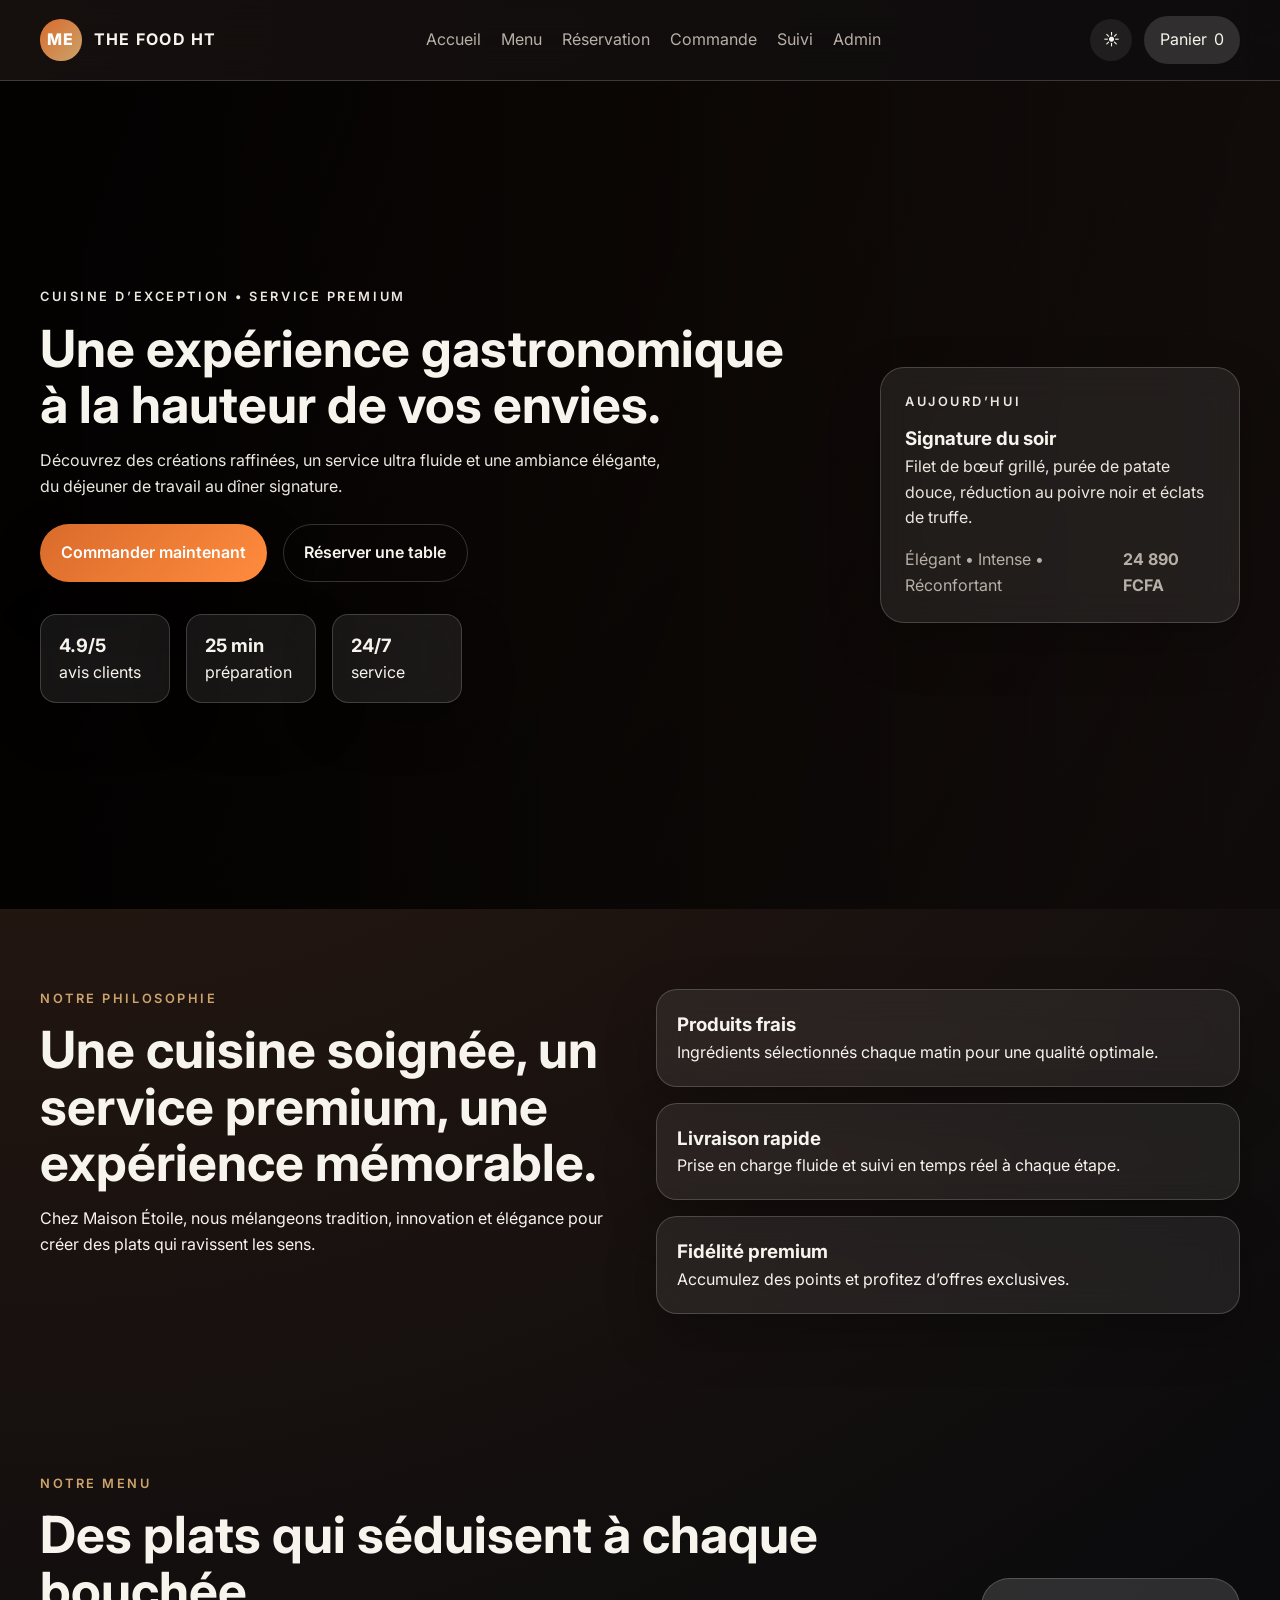
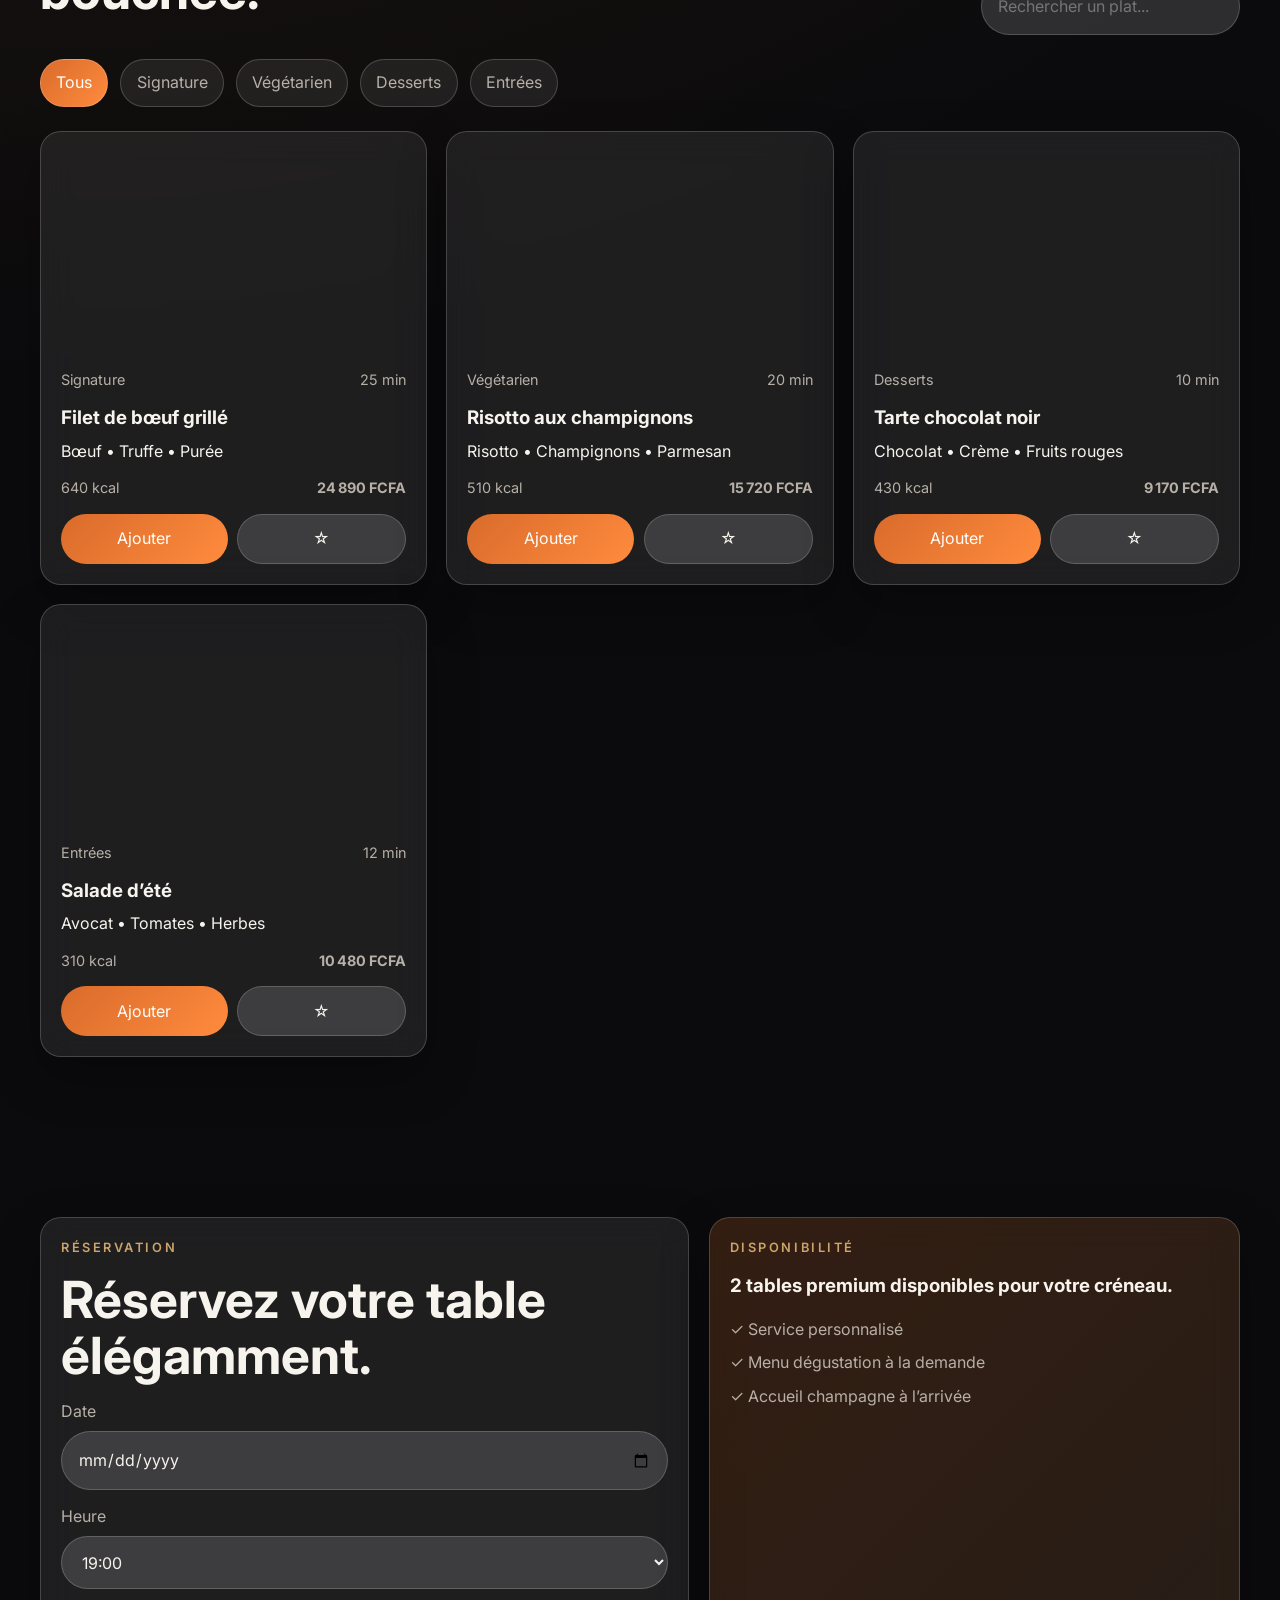
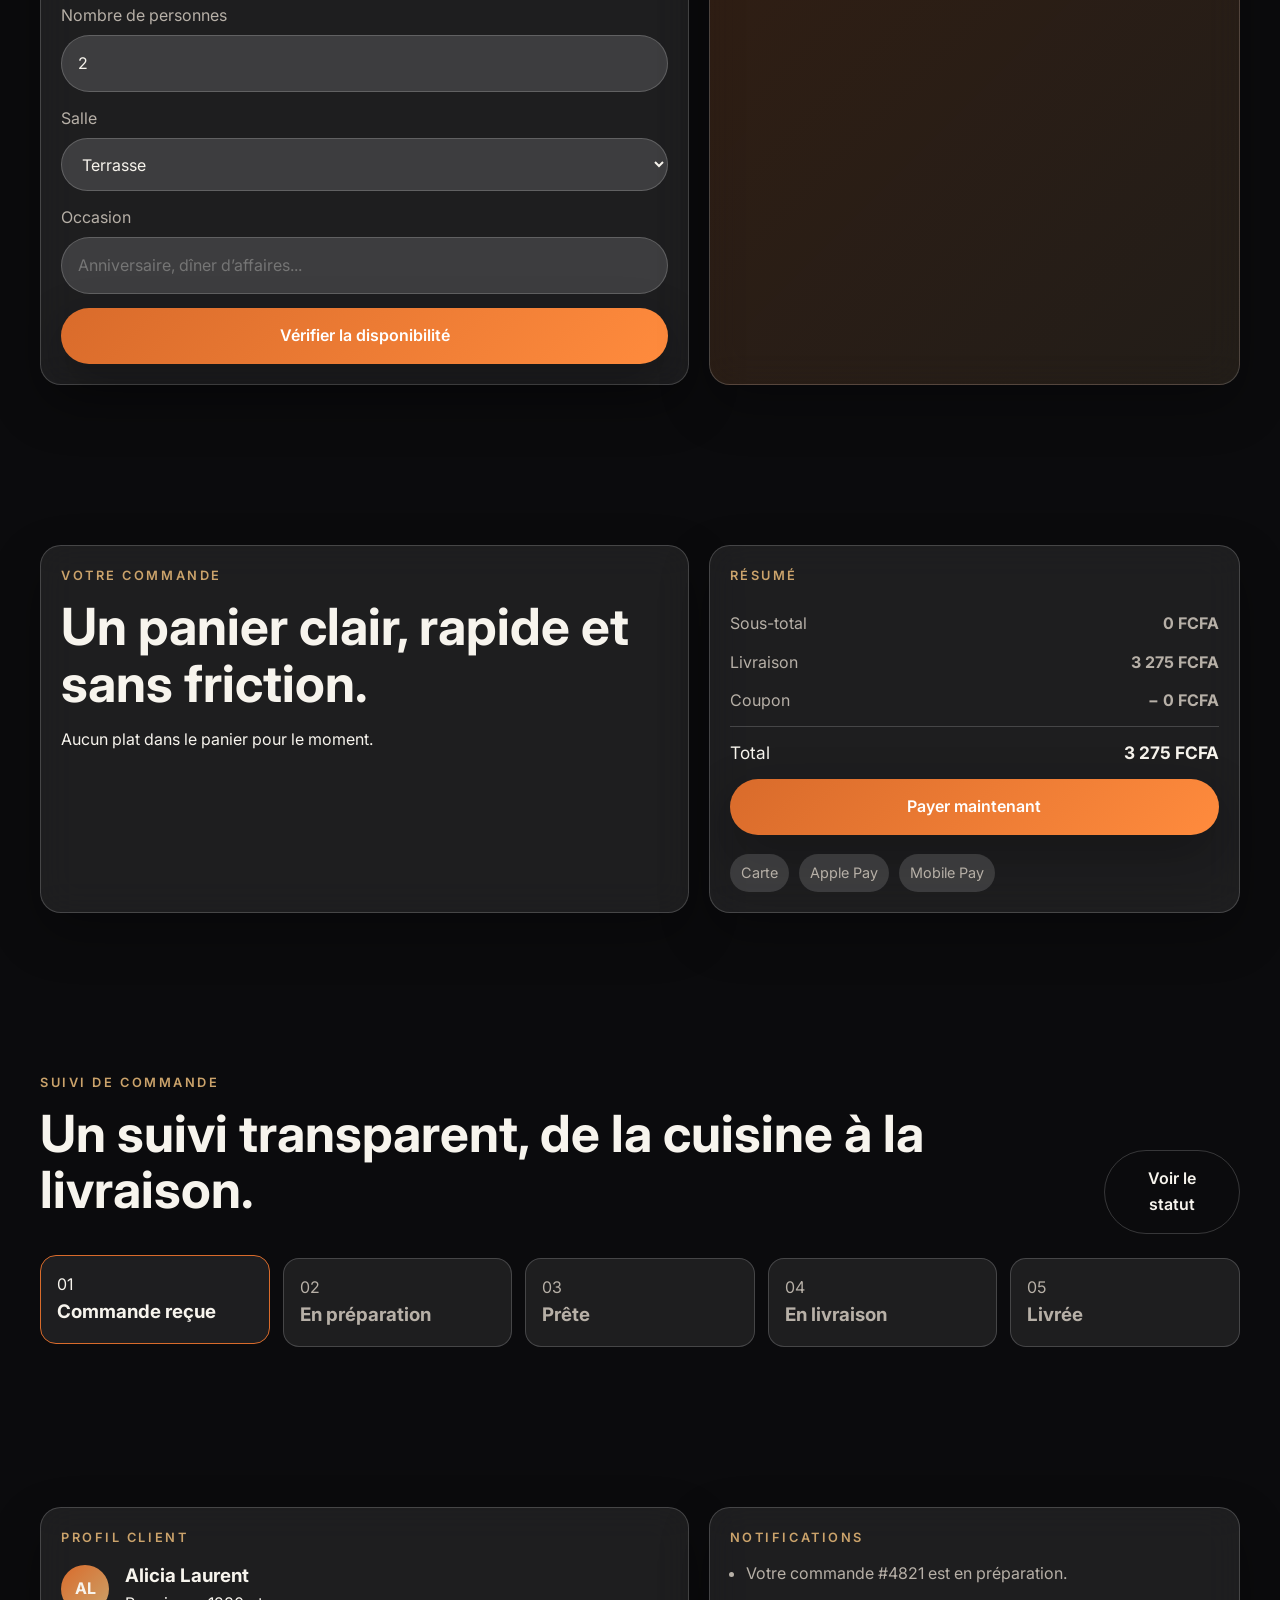
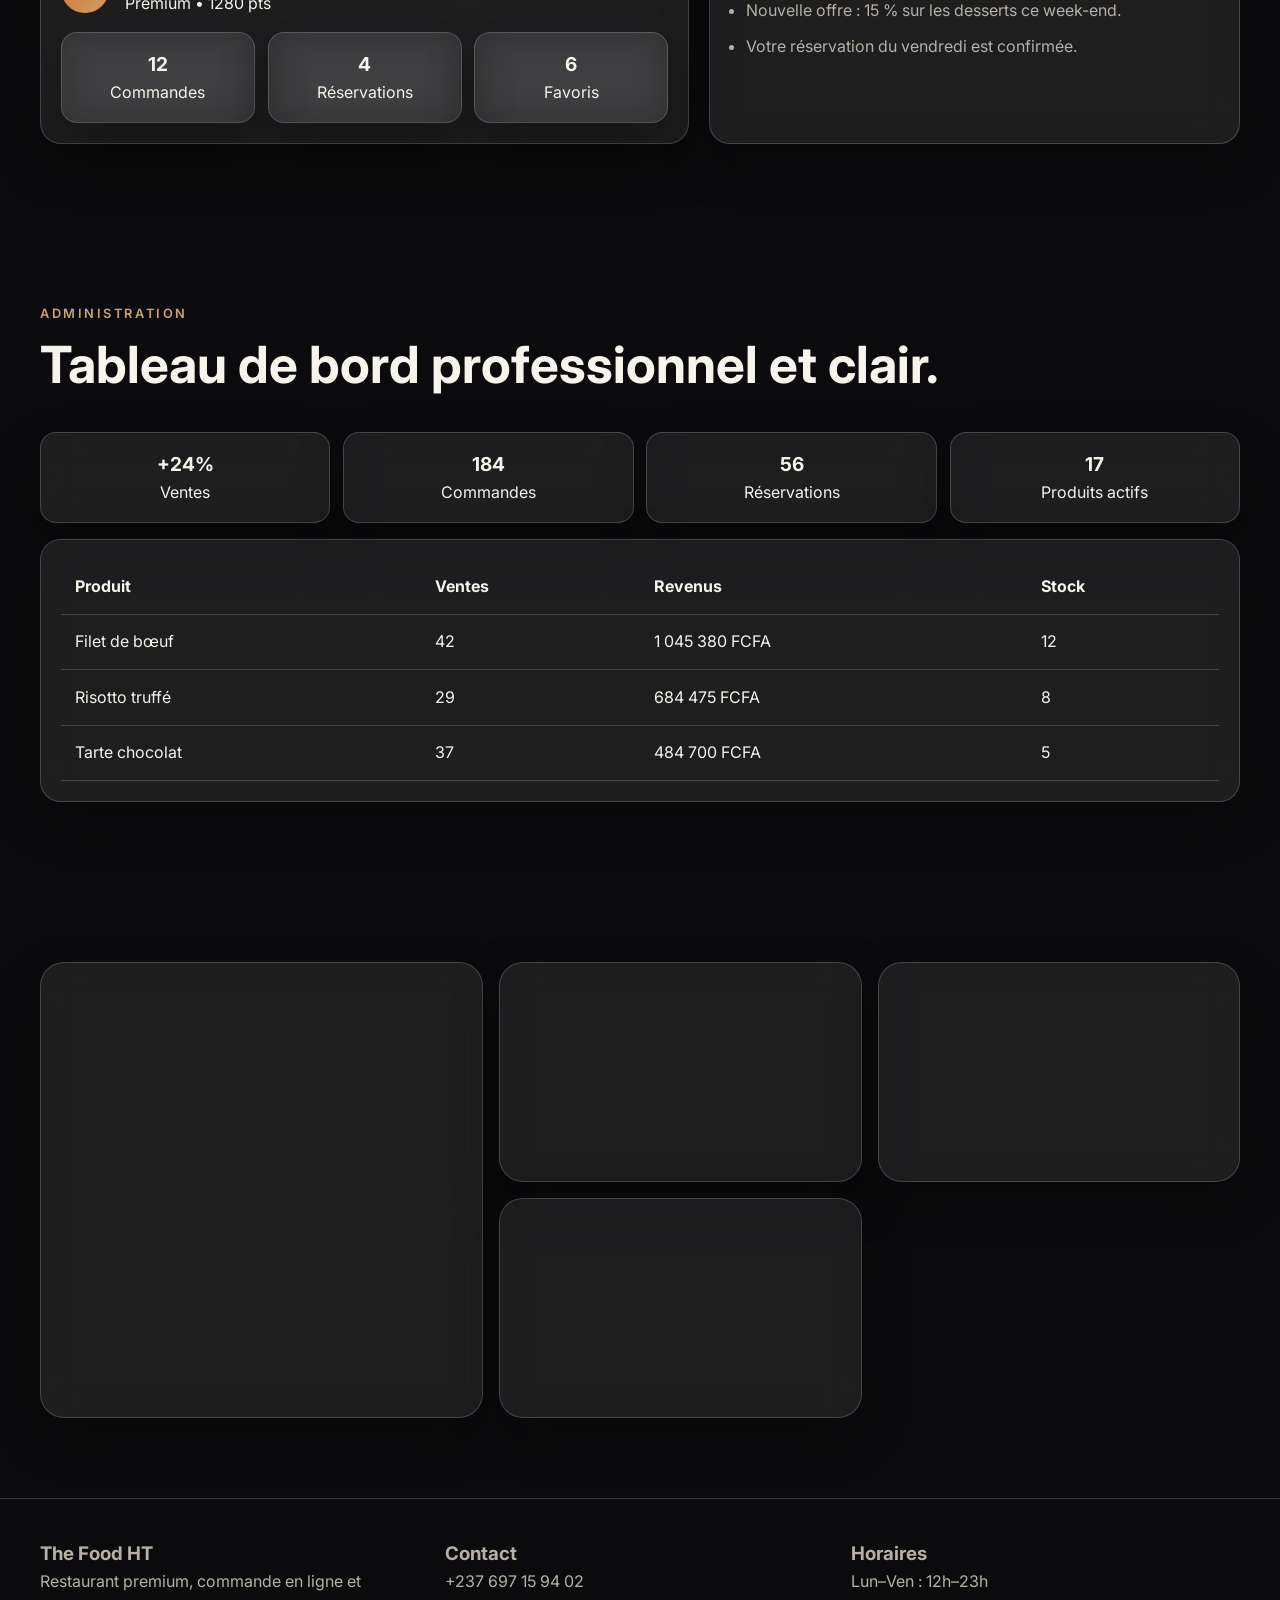
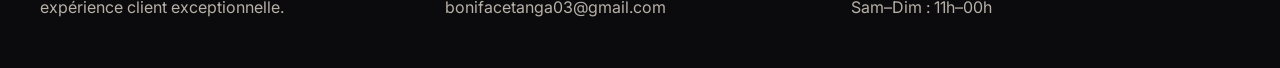
<file: index1.html>
<!DOCTYPE html>
<html lang="fr">
  <head>
    <meta charset="UTF-8" />
    <meta name="viewport" content="width=device-width, initial-scale=1.0" />
    <title>The Food HT | Restaurant Premium</title>
    <meta name="description" content="Cuisine raffinée, commande en ligne, réservation et suivi premium." />
    <link rel="preconnect" href="https://fonts.googleapis.com" />
    <link rel="preconnect" href="https://fonts.gstatic.com" crossorigin />
    <link href="https://fonts.googleapis.com/css2?family=Inter:wght@300;400;500;600;700;800&display=swap" rel="stylesheet" />
    <link rel="stylesheet" href="style1.css" />
  </head>
  <body>
    <div class="page-shell">
      <header class="topbar">
        <div class="container nav-row">
          <a href="#accueil" class="brand">
            <span class="brand-mark">ME</span>
            <span>The Food HT</span>
          </a>
          <button class="menu-toggle" id="menuToggle" aria-label="Ouvrir le menu">
            <span></span><span></span><span></span>
          </button>
          <nav class="nav-links" id="navLinks">
            <a href="#accueil">Accueil</a>
            <a href="#menu">Menu</a>
            <a href="#reservation">Réservation</a>
            <a href="#commande">Commande</a>
            <a href="#suivi">Suivi</a>
            <a href="#admin">Admin</a>
          </nav>
          <div class="nav-actions">
            <button class="icon-btn" id="themeToggle" aria-label="Basculer le thème">☀︎</button>
            <a class="pill-btn" href="#commande">Panier <span id="cartCount">0</span></a>
          </div>
        </div>
      </header>

      <main>
        <section class="hero" id="accueil">
          <div class="hero-overlay"></div>
          <div class="container hero-grid">
            <div class="hero-copy">
              <p class="eyebrow">Cuisine d’exception • Service premium</p>
              <h1>Une expérience gastronomique à la hauteur de vos envies.</h1>
              <p>Découvrez des créations raffinées, un service ultra fluide et une ambiance élégante, du déjeuner de travail au dîner signature.</p>
              <div class="hero-actions">
                <a class="btn btn-primary" href="#menu">Commander maintenant</a>
                <a class="btn btn-secondary" href="#reservation">Réserver une table</a>
              </div>
              <div class="hero-stats">
                <div>
                  <strong>4.9/5</strong>
                  <span>avis clients</span>
                </div>
                <div>
                  <strong>25 min</strong>
                  <span>préparation</span>
                </div>
                <div>
                  <strong>24/7</strong>
                  <span>service</span>
                </div>
              </div>
            </div>
            <div class="hero-card">
              <div class="card-glass">
                <p class="eyebrow">Aujourd’hui</p>
                <h3>Signature du soir</h3>
                <p>Filet de bœuf grillé, purée de patate douce, réduction au poivre noir et éclats de truffe.</p>
                <div class="hero-card-footer">
                  <span>Élégant • Intense • Réconfortant</span>
                  <strong>24 890 FCFA</strong>
                </div>
              </div>
            </div>
          </div>
        </section>

        <section class="section container intro-grid">
          <div>
            <p class="eyebrow">Notre philosophie</p>
            <h2>Une cuisine soignée, un service premium, une expérience mémorable.</h2>
            <p>Chez Maison Étoile, nous mélangeons tradition, innovation et élégance pour créer des plats qui ravissent les sens.</p>
          </div>
          <div class="feature-cards">
            <article class="mini-card">
              <h3>Produits frais</h3>
              <p>Ingrédients sélectionnés chaque matin pour une qualité optimale.</p>
            </article>
            <article class="mini-card">
              <h3>Livraison rapide</h3>
              <p>Prise en charge fluide et suivi en temps réel à chaque étape.</p>
            </article>
            <article class="mini-card">
              <h3>Fidélité premium</h3>
              <p>Accumulez des points et profitez d’offres exclusives.</p>
            </article>
          </div>
        </section>

        <section class="section container" id="menu">
          <div class="section-head">
            <div>
              <p class="eyebrow">Notre menu</p>
              <h2>Des plats qui séduisent à chaque bouchée.</h2>
            </div>
            <div class="search-row">
              <input id="searchInput" type="search" placeholder="Rechercher un plat..." />
            </div>
          </div>

          <div class="filters" id="filters"></div>
          <div class="menu-grid" id="menuGrid"></div>
        </section>

        <section class="section container split-layout" id="reservation">
          <div class="panel">
            <p class="eyebrow">Réservation</p>
            <h2>Réservez votre table élégamment.</h2>
            <form class="stack-form" id="reservationForm">
              <label>
                Date
                <input type="date" id="resDate" required />
              </label>
              <label>
                Heure
                <select id="resTime">
                  <option>19:00</option>
                  <option>19:30</option>
                  <option>20:00</option>
                  <option>20:30</option>
                </select>
              </label>
              <label>
                Nombre de personnes
                <input type="number" id="resGuests" min="1" max="10" value="2" />
              </label>
              <label>
                Salle
                <select id="resRoom">
                  <option>Terrasse</option>
                  <option>Salon principal</option>
                  <option>VIP</option>
                </select>
              </label>
              <label>
                Occasion
                <input type="text" id="resOccasion" placeholder="Anniversaire, dîner d’affaires..." />
              </label>
              <button class="btn btn-primary" type="submit">Vérifier la disponibilité</button>
            </form>
          </div>
          <div class="panel highlight-panel">
            <p class="eyebrow">Disponibilité</p>
            <h3 id="availabilityText">2 tables premium disponibles pour votre créneau.</h3>
            <ul class="availability-list">
              <li>✓ Service personnalisé</li>
              <li>✓ Menu dégustation à la demande</li>
              <li>✓ Accueil champagne à l’arrivée</li>
            </ul>
          </div>
        </section>

        <section class="section container split-layout" id="commande">
          <div class="panel">
            <p class="eyebrow">Votre commande</p>
            <h2>Un panier clair, rapide et sans friction.</h2>
            <div id="cartItems" class="cart-items"></div>
          </div>
          <div class="panel summary-panel">
            <p class="eyebrow">Résumé</p>
            <div class="summary-row"><span>Sous-total</span><strong id="subtotal">0 FCFA</strong></div>
            <div class="summary-row"><span>Livraison</span><strong>3 275 FCFA</strong></div>
            <div class="summary-row"><span>Coupon</span><strong>− 0 FCFA</strong></div>
            <div class="summary-row total"><span>Total</span><strong id="total">3 275 FCFA</strong></div>
            <button class="btn btn-primary full" id="checkoutBtn">Payer maintenant</button>
            <div class="payment-options">
              <span>Carte</span>
              <span>Apple Pay</span>
              <span>Mobile Pay</span>
            </div>
          </div>
        </section>

        <section class="section container" id="suivi">
          <div class="section-head">
            <div>
              <p class="eyebrow">Suivi de commande</p>
              <h2>Un suivi transparent, de la cuisine à la livraison.</h2>
            </div>
            <button class="btn btn-secondary" id="trackToggle">Voir le statut</button>
          </div>
          <div class="timeline" id="timeline">
            <div class="timeline-step active"><span>01</span><h3>Commande reçue</h3></div>
            <div class="timeline-step"><span>02</span><h3>En préparation</h3></div>
            <div class="timeline-step"><span>03</span><h3>Prête</h3></div>
            <div class="timeline-step"><span>04</span><h3>En livraison</h3></div>
            <div class="timeline-step"><span>05</span><h3>Livrée</h3></div>
          </div>
        </section>

        <section class="section container profile-grid" id="profil">
          <div class="panel">
            <p class="eyebrow">Profil client</p>
            <div class="profile-card">
              <div class="avatar">AL</div>
              <div>
                <h3>Alicia Laurent</h3>
                <p>Premium • 1280 pts</p>
              </div>
            </div>
            <div class="stats-grid">
              <div class="stat-box"><strong>12</strong><span>Commandes</span></div>
              <div class="stat-box"><strong>4</strong><span>Réservations</span></div>
              <div class="stat-box"><strong>6</strong><span>Favoris</span></div>
            </div>
          </div>
          <div class="panel">
            <p class="eyebrow">Notifications</p>
            <ul class="notification-list">
              <li>Votre commande #4821 est en préparation.</li>
              <li>Nouvelle offre : 15 % sur les desserts ce week-end.</li>
              <li>Votre réservation du vendredi est confirmée.</li>
            </ul>
          </div>
        </section>

        <section class="section container" id="admin">
          <div class="section-head">
            <div>
              <p class="eyebrow">Administration</p>
              <h2>Tableau de bord professionnel et clair.</h2>
            </div>
          </div>
          <div class="stats-grid admin-grid">
            <div class="stat-box"><strong>+24%</strong><span>Ventes</span></div>
            <div class="stat-box"><strong>184</strong><span>Commandes</span></div>
            <div class="stat-box"><strong>56</strong><span>Réservations</span></div>
            <div class="stat-box"><strong>17</strong><span>Produits actifs</span></div>
          </div>
          <div class="table-card">
            <table>
              <thead>
                <tr><th>Produit</th><th>Ventes</th><th>Revenus</th><th>Stock</th></tr>
              </thead>
              <tbody>
                <tr><td>Filet de bœuf</td><td>42</td><td>1 045 380 FCFA</td><td>12</td></tr>
                <tr><td>Risotto truffé</td><td>29</td><td>684 475 FCFA</td><td>8</td></tr>
                <tr><td>Tarte chocolat</td><td>37</td><td>484 700 FCFA</td><td>5</td></tr>
              </tbody>
            </table>
          </div>
        </section>

        <section class="section container gallery-grid">
          <article class="gallery-card tall"></article>
          <article class="gallery-card"></article>
          <article class="gallery-card"></article>
          <article class="gallery-card wide"></article>
        </section>
      </main>

      <footer class="footer">
        <div class="container footer-grid">
          <div>
            <h3>The Food HT</h3>
            <p>Restaurant premium, commande en ligne et expérience client exceptionnelle.</p>
          </div>
          <div>
            <h3>Contact</h3>
            <p>+237 697 15 94 02</p>
            <p>bonifacetanga03@gmail.com</p>
          </div>
          <div>
            <h3>Horaires</h3>
            <p>Lun–Ven : 12h–23h</p>
            <p>Sam–Dim : 11h–00h</p>
          </div>
        </div>
      </footer>
    </div>

    <div class="toast" id="toast"></div>
    <script src="main1.js"></script>
  </body>
</html>
</file>
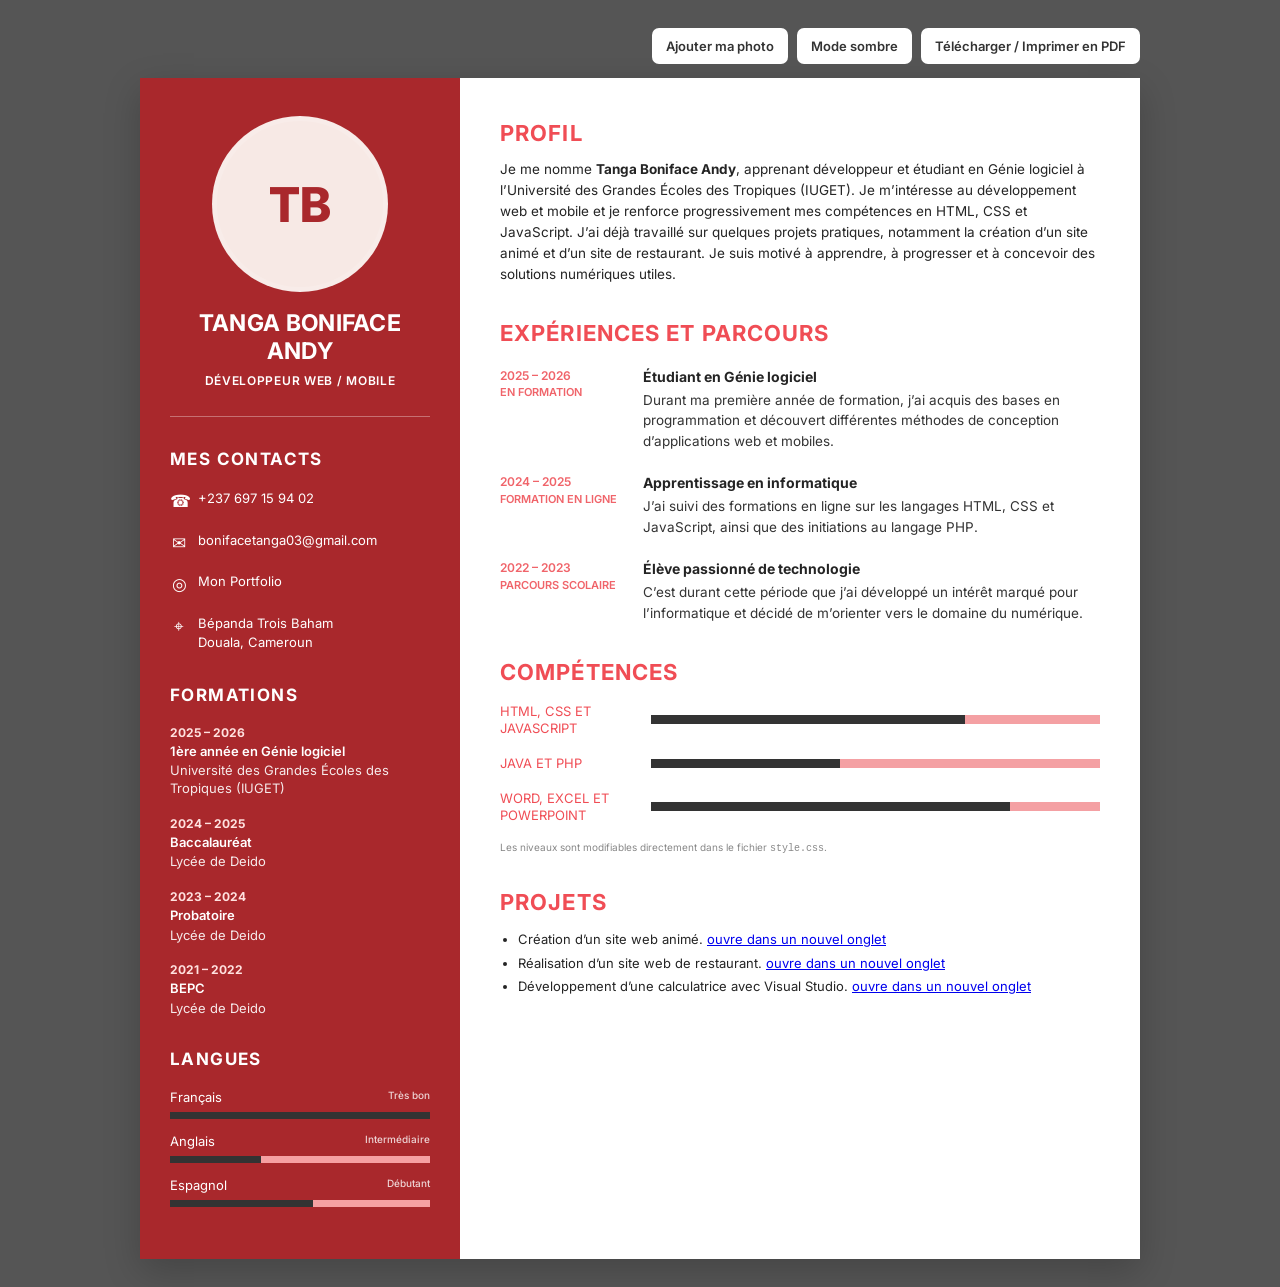
<file: index2.html>
<!DOCTYPE html>
<html lang="fr">
<head>
  <meta charset="UTF-8">
  <meta name="viewport" content="width=device-width, initial-scale=1.0">
  <meta name="description" content="CV de Tanga Boniface Andy, apprenant développeur web et mobile.">
  <title>CV - Tanga Boniface Andy</title>
  <link rel="stylesheet" href="style2.css">
</head>
<body>
  <div class="toolbar">
    <label class="photo-button" for="photoInput">Ajouter ma photo</label>
    <input id="photoInput" type="file" accept="image/*" hidden>
    <button id="themeButton" type="button">Mode sombre</button>
    <button id="printButton" type="button">Télécharger / Imprimer en PDF</button>
  </div>

  <main class="cv">
    <aside class="sidebar">
      <header class="identity">
        <div class="portrait-wrap">
          <div class="portrait-placeholder" id="portraitPlaceholder">TB</div>
          <img id="portrait" class="portrait" alt="Photo de Tanga Boniface Andy">
        </div>
        <h1>TANGA BONIFACE<br>ANDY</h1>
        <p class="job-title">DÉVELOPPEUR WEB / MOBILE</p>
      </header>

      <section class="side-section">
        <h2>Mes contacts</h2>
        <ul class="contact-list">
          <li><span class="icon">☎</span><a href="tel:+237697159402">+237 697 15 94 02</a></li>
          <li><span class="icon">✉</span><a href="mailto:bonifacetanga03@gmail.com">bonifacetanga03@gmail.com</a></li>
          <li><span class="icon">◎</span><a href="#" class="editable-link" contenteditable="true" aria-label="Lien du portfolio">Mon Portfolio</a></li>
          <li><span class="icon">⌖</span><span>Bépanda Trois Baham<br>Douala, Cameroun</span></li>
        </ul>
      </section>

      <section class="side-section">
        <h2>Formations</h2>
        <div class="education">
          <strong>2025 – 2026</strong>
          <p>1ère année en Génie logiciel</p>
          <span>Université des Grandes Écoles des Tropiques (IUGET)</span>
        </div>
        <div class="education">
          <strong>2024 – 2025</strong>
          <p>Baccalauréat</p>
          <span>Lycée de Deido</span>
        </div>
        <div class="education">
          <strong>2023 – 2024</strong>
          <p>Probatoire</p>
          <span>Lycée de Deido</span>
        </div>
        <div class="education">
          <strong>2021 – 2022</strong>
          <p>BEPC</p>
          <span>Lycée de Deido</span>
        </div>
      </section>

      <section class="side-section">
        <h2>Langues</h2>
        <div class="language"><div><span>Français</span><b>Très bon</b></div><div class="meter"><i style="width:100%"></i></div></div>
        <div class="language"><div><span>Anglais</span><b>Intermédiaire</b></div><div class="meter"><i style="width:35%"></i></div></div>
        <div class="language"><div><span>Espagnol</span><b>Débutant</b></div><div class="meter"><i style="width:55%"></i></div></div>
      </section>
    </aside>

    <section class="content">
      <section class="main-section profile">
        <h2>Profil</h2>
        <p>
          Je me nomme <strong>Tanga Boniface Andy</strong>, apprenant développeur et étudiant
          en Génie logiciel à l’Université des Grandes Écoles des Tropiques (IUGET).
          Je m’intéresse au développement web et mobile et je renforce progressivement
          mes compétences en HTML, CSS et JavaScript. J’ai déjà travaillé sur quelques
          projets pratiques, notamment la création d’un site animé et d’un site de restaurant.
          Je suis motivé à apprendre, à progresser et à concevoir des solutions numériques utiles.
        </p>
      </section>

      <section class="main-section">
        <h2>Expériences et parcours</h2>
        <article class="timeline-item">
          <div class="date">2025 – 2026<br><small>EN FORMATION</small></div>
          <div class="details">
            <h3>Étudiant en Génie logiciel</h3>
            <p>Durant ma première année de formation, j’ai acquis des bases en programmation
              et découvert différentes méthodes de conception d’applications web et mobiles.</p>
          </div>
        </article>
        <article class="timeline-item">
          <div class="date">2024 – 2025<br><small>FORMATION EN LIGNE</small></div>
          <div class="details">
            <h3>Apprentissage en informatique</h3>
            <p>J’ai suivi des formations en ligne sur les langages HTML, CSS et JavaScript,
              ainsi que des initiations au langage PHP.</p>
          </div>
        </article>
        <article class="timeline-item">
          <div class="date">2022 – 2023<br><small>PARCOURS SCOLAIRE</small></div>
          <div class="details">
            <h3>Élève passionné de technologie</h3>
            <p>C’est durant cette période que j’ai développé un intérêt marqué pour
              l’informatique et décidé de m’orienter vers le domaine du numérique.</p>
          </div>
        </article>
      </section>

      <section class="main-section skills-section">
        <h2>Compétences</h2>
        <div class="skill"><span>HTML, CSS et JavaScript</span><div class="skill-track"><i style="width:70%"></i></div></div>
        <div class="skill"><span>Java et PHP</span><div class="skill-track"><i style="width:42%"></i></div></div>
        <div class="skill"><span>Word, Excel et PowerPoint</span><div class="skill-track"><i style="width:80%"></i></div></div>
        <p class="hint">Les niveaux sont modifiables directement dans le fichier <code>style.css</code>.</p>
      </section>

      <section class="main-section projects">
        <h2>Projets</h2>
        <ul>
          <li>Création d’un site web animé. <a href="file:///C:/Users/Boniface/Downloads/portfolio-boniface/portfolio/projects/restaurant/index.html" target="_blank">ouvre dans un nouvel onglet</a></li>
          <li>Réalisation d’un site web de restaurant. <a href="file:///C:/Users/Boniface/Downloads/portfolio-boniface/portfolio/projects/restaurant/index.html" target="_blank">ouvre dans un nouvel onglet</a></li>
          <li>Développement d’une calculatrice avec Visual Studio. <a href="file:///C:/Users/Boniface/Downloads/portfolio-boniface/portfolio/projects/calculatrice/index.html" target="_blank">ouvre dans un nouvel onglet</a></li>
        </ul>
      </section>
    </section>
  </main>
  <script src="script2.js"></script>
</body>
</html>
</file>
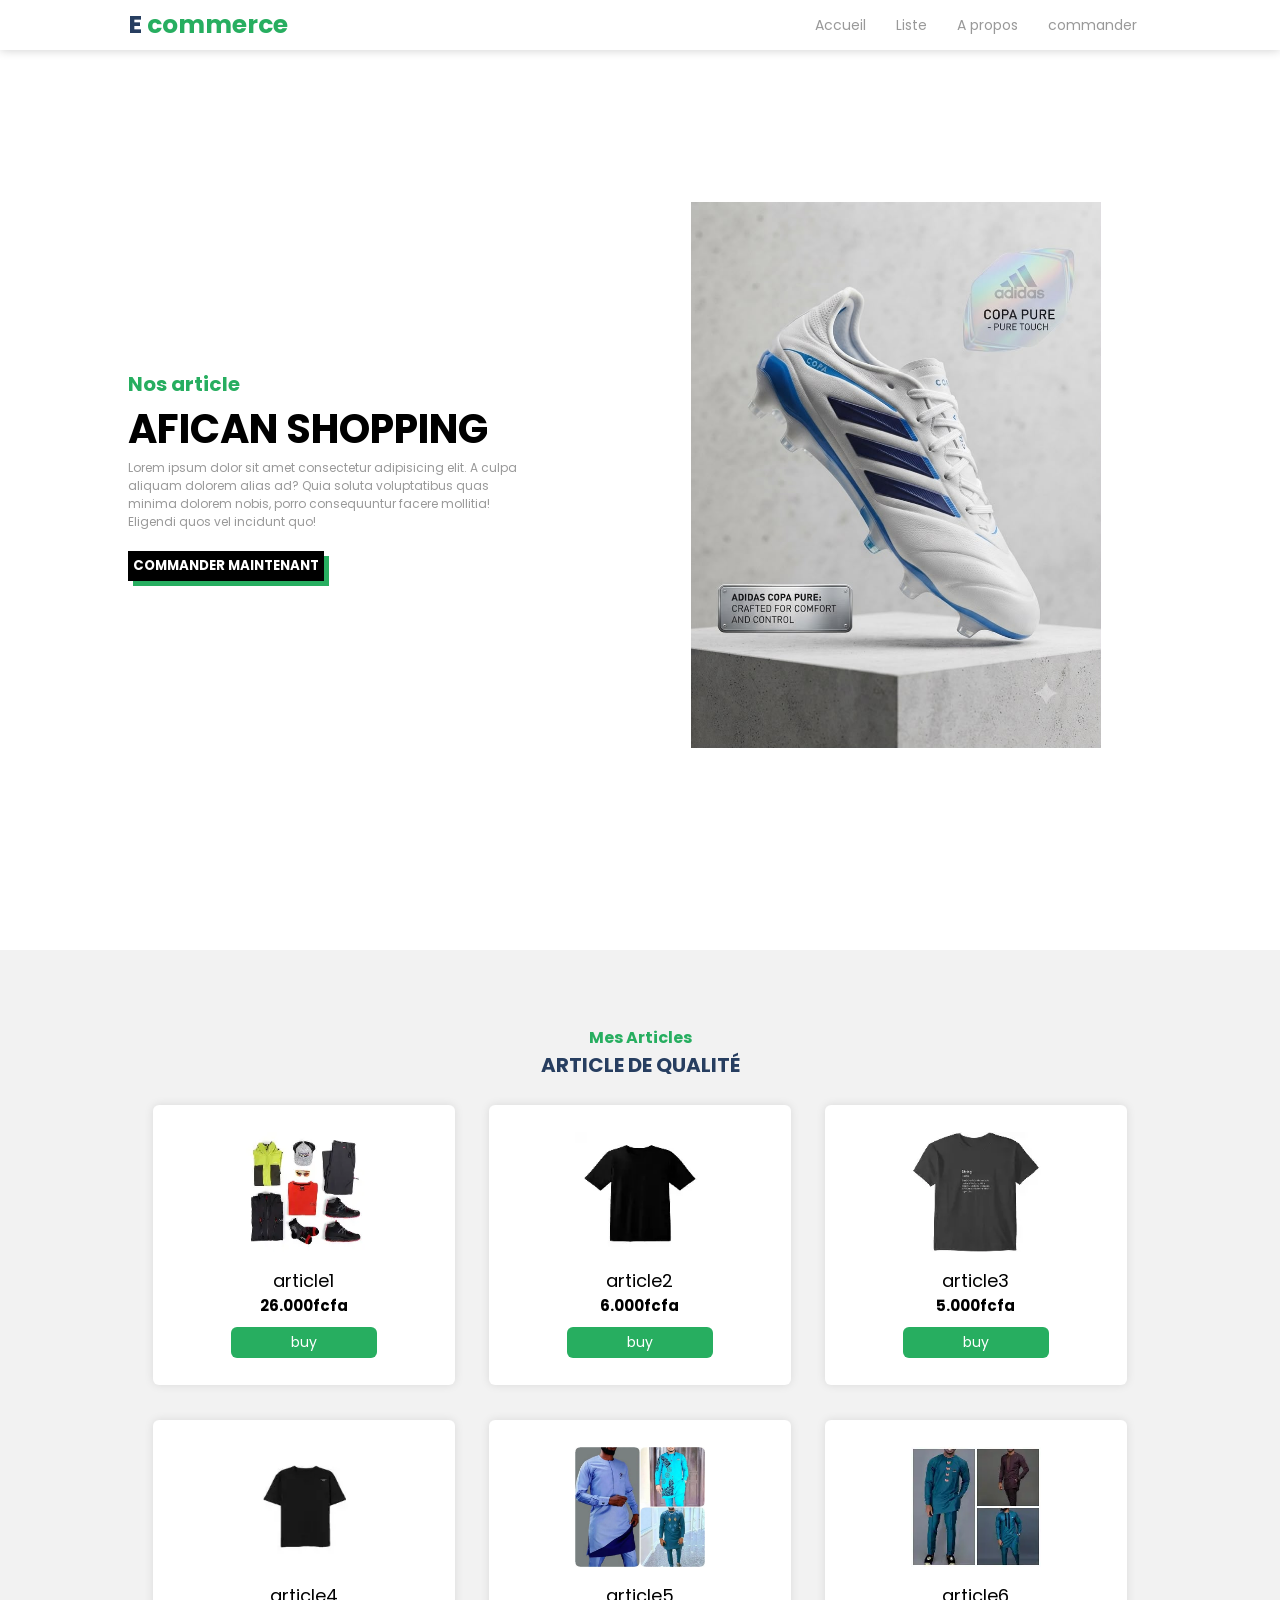
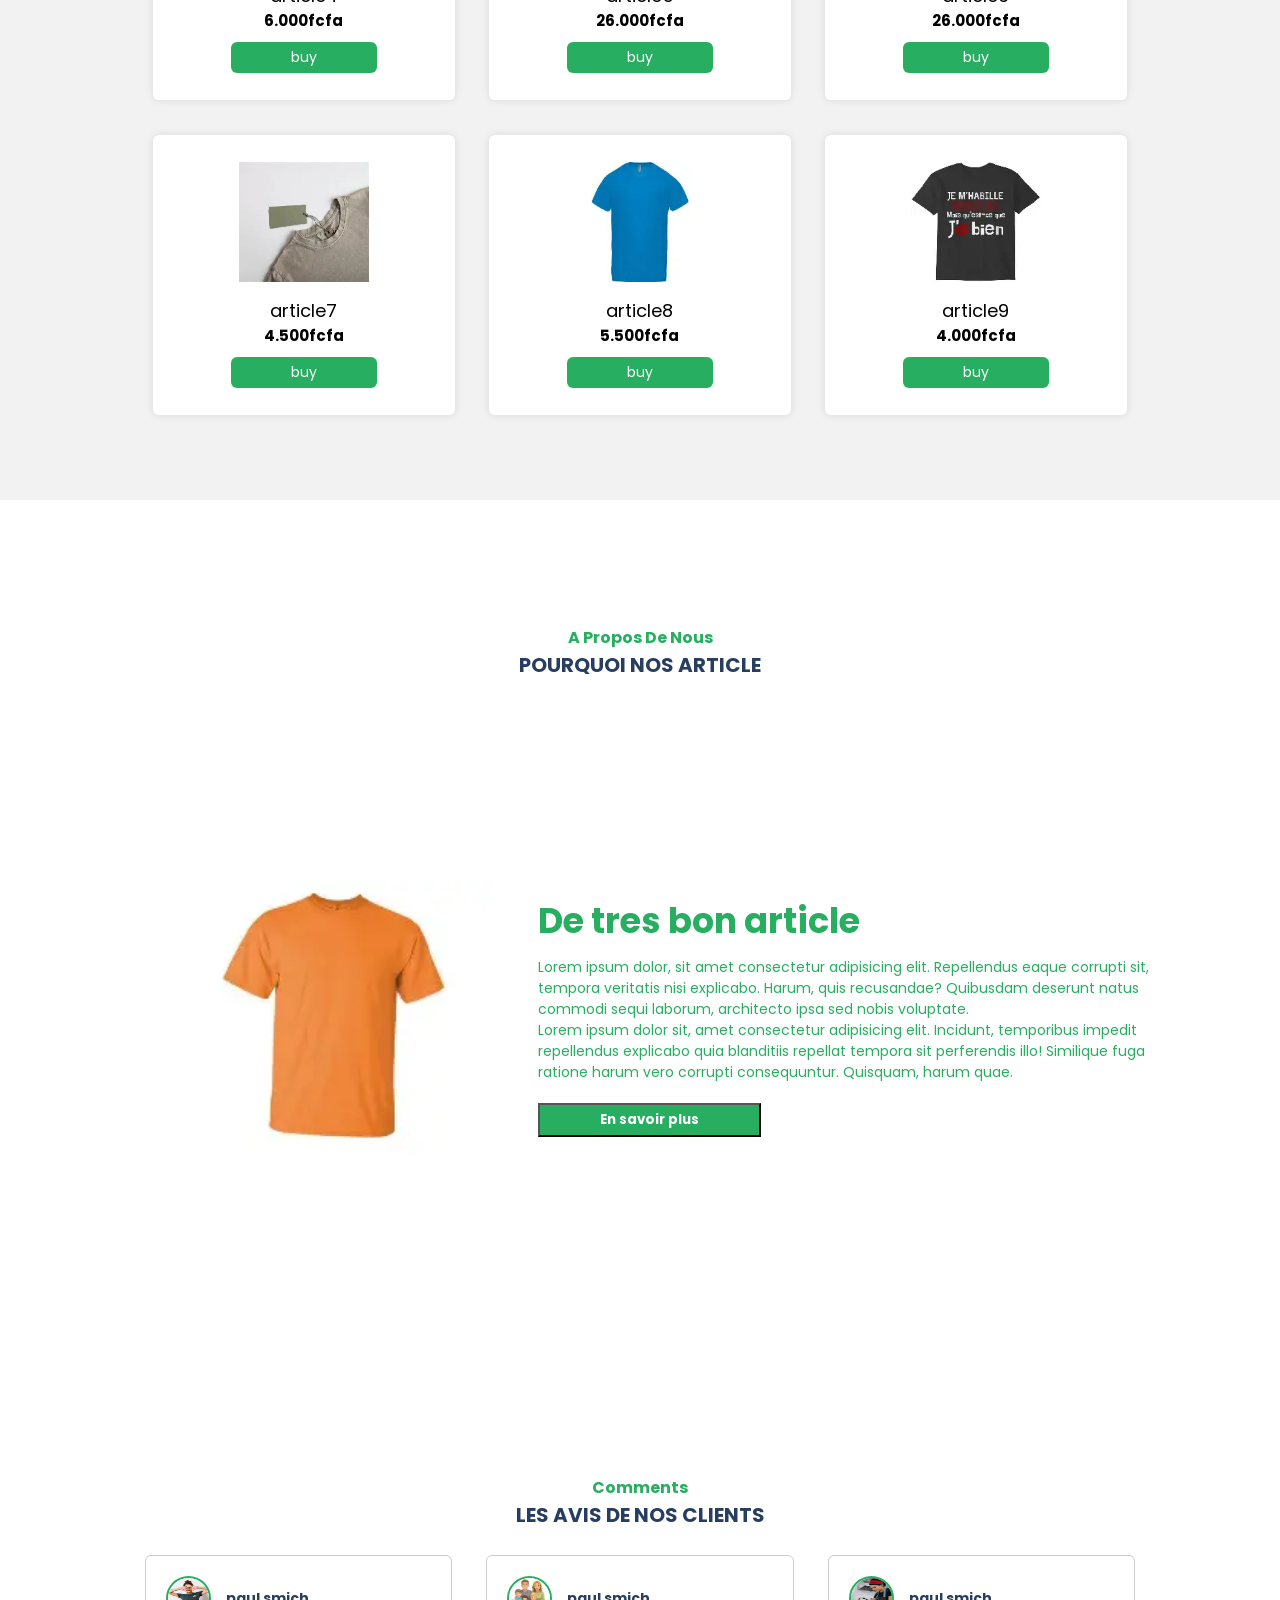
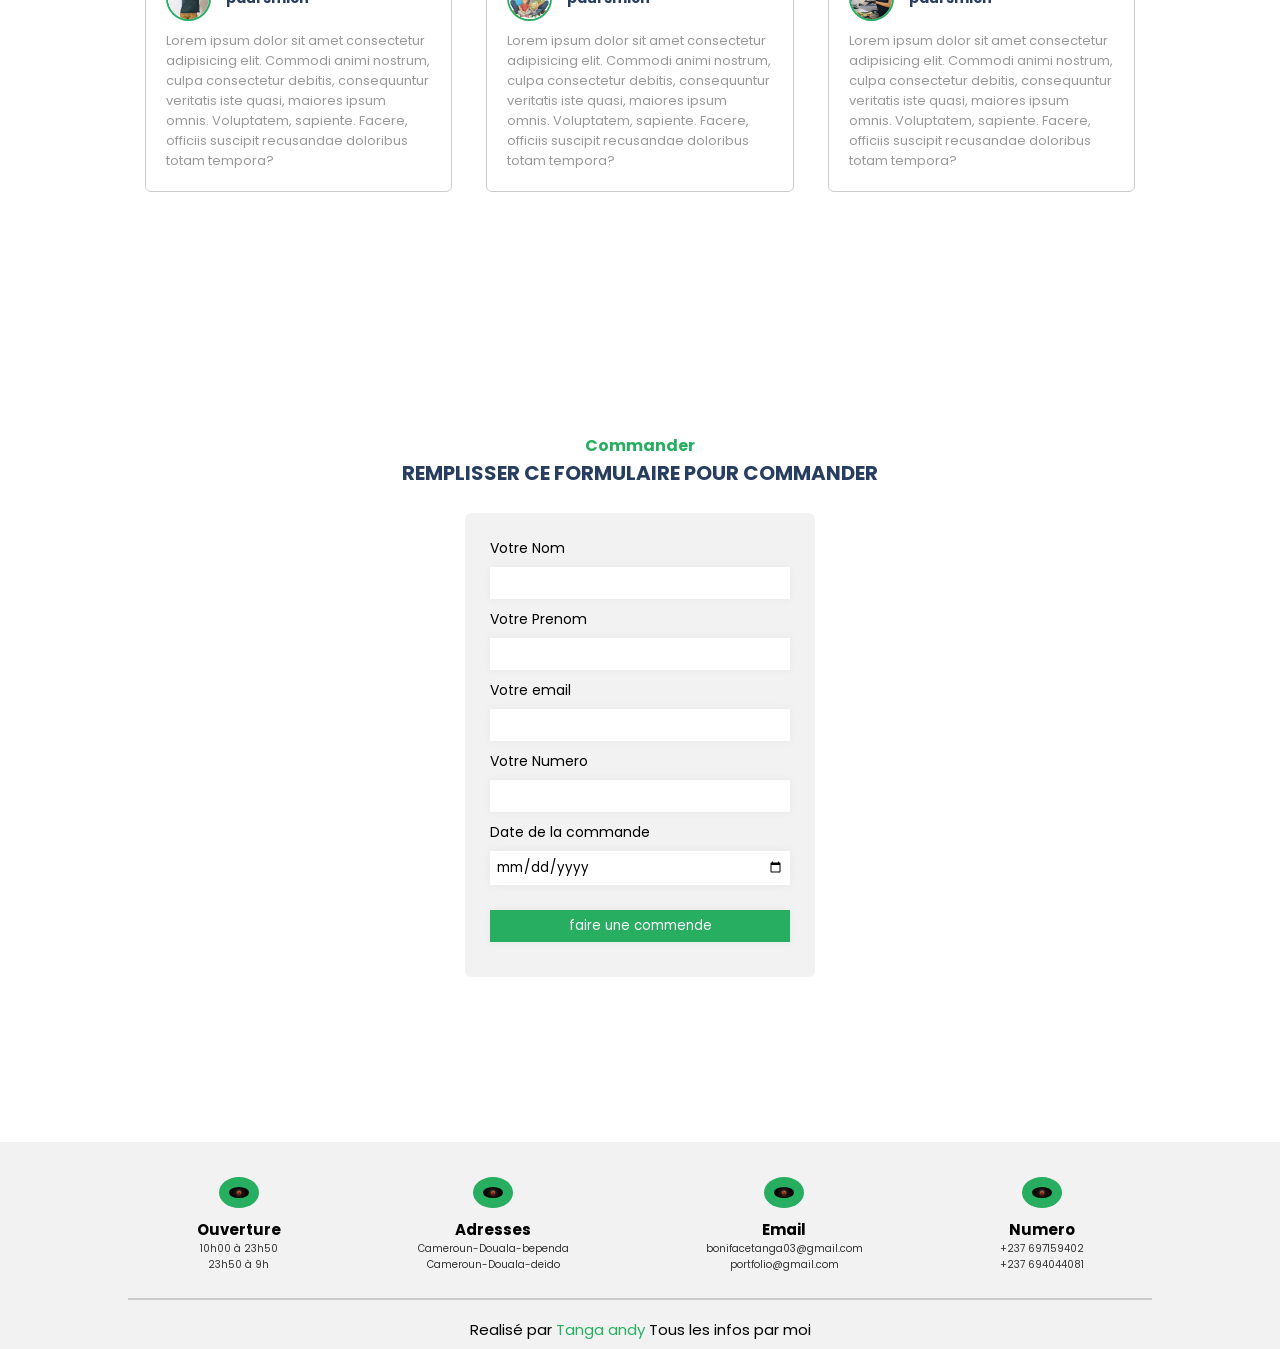
<file: index3.html>
<!DOCTYPE html>
<html lang="fr">
<head>
    <meta charset="UTF-8">
    <meta http-equiv="X-UA-Compatible" content="IE-edege">
    <meta name="viewport" content="width=device-width, initial-scale=1.0">
    <link rel="stylesheet" href="style3.css">
    <title>commerce</title>
</head>
<body>
    
    <header>
        <div class="logo">
            <p><span>E</span> commerce</p>
        </div>
        <ul class="menu">
            <li><a href="#home">Accueil</a></li>
            <li><a href="#Liste">Liste</a></li>
            <li><a href="#about_us">A propos</a></li>
            <li><a href="#commander">commander</a></li>
        </ul>

        <!-- menu responsive -->
         <div class="toggle_menu"></div>
    </header>

    <!--section accueil-->

    <section id="home">
        <div class="left">
            <h4>Nos article</h4>
            <h1>AFICAN SHOPPING</h1>
            <P>Lorem ipsum dolor sit amet consectetur adipisicing elit. A culpa aliquam dolorem alias ad? Quia soluta voluptatibus quas minima dolorem nobis, porro consequuntur facere mollitia! Eligendi quos vel incidunt quo!</P>
            <button><a href="#">commander maintenant</a></button>
        </div>
        <div class="right">
            <img src="tenis.jpg" alt="">
        </div>
    </section>

    <!-- section liste -->

    <section id="Liste">
        <h4 class="mini_title">mes articles</h4>
        <h2 class="title">Article de qualité</h2>
        <div class="dishes">
            <div class="dish">
                <img src="telecharger-2.webp" alt="">
                <p>article1</p>
                <h2>26.000fcfa</h2>
                <a href="#">buy</a>
            </div>
            <div class="dish">
                <img src="telecharger-1.webp" alt="">
                <p>article2</p>
                <h2>6.000fcfa</h2>
                <a href="#">buy</a>
            </div>
            <div class="dish">
                <img src="oip-8.webp" alt="">
                <p>article3</p>
                <h2>5.000fcfa</h2>
                <a href="#">buy</a>
            </div>
            <div class="dish">
                <img src="oip-2.webp" alt="">
                <p>article4</p>
                <h2>6.000fcfa</h2>
                <a href="#">buy</a>
            </div>
            <div class="dish">
                <img src="oip-3.webp" alt="">
                <p>article5</p>
                <h2>26.000fcfa</h2>
                <a href="#">buy</a>
            </div>
            <div class="dish">
                <img src="oip-4.webp" alt="">
                <p>article6</p>
                <h2>26.000fcfa</h2>
                <a href="#">buy</a>
            </div>
            <div class="dish">
                <img src="oip-5.webp" alt="">
                <p>article7</p>
                <h2>4.500fcfa</h2>
                <a href="#">buy</a>
            </div>
            <div class="dish">
                <img src="oip-6.webp" alt="">
                <p>article8</p>
                <h2>5.500fcfa</h2>
                <a href="#">buy</a>
            </div>
            <div class="dish">
                <img src="oip-7.webp" alt="">
                <p>article9</p>
                <h2>4.000fcfa</h2>
                <a href="#">buy</a>
            </div>
        </div>
    </section>


    <!-- section about us -->
     
    <section id="about_us">
        <h4 class="mini_title">A propos de nous</h4>
        <h2 class="title">Pourquoi nos article </h2>
        <div class="about">
            <div class="left">
                <img src="oip-9.webp" alt="">
            </div>
            <div class="right">
                <h3>De tres bon article</h3>
                <p>Lorem ipsum dolor, sit amet consectetur adipisicing elit. Repellendus eaque corrupti sit, tempora veritatis nisi explicabo. Harum, quis recusandae? Quibusdam deserunt natus commodi sequi laborum, architecto ipsa sed nobis voluptate.</p>
                <p>Lorem ipsum dolor sit, amet consectetur adipisicing elit. Incidunt, temporibus impedit repellendus explicabo quia blanditiis repellat tempora sit perferendis illo! Similique fuga ratione harum vero corrupti consequuntur. Quisquam, harum quae.</p>
                <button><a href="#">En savoir plus</a></button>
            </div>
        </div>
    </section>

    <!-- section comments -->

    <section class="comment_section">
        <h4 class="mini_title">Comments</h4>
        <h2 class="title">les Avis de nos clients</h2>
        <div class="comments">
            <div class="comment">
                <div>
                    <img src="image.png" alt="">
                    <h4>paul smich</h4>
                </div>
                <p>Lorem ipsum dolor sit amet consectetur adipisicing elit. Commodi animi nostrum, culpa consectetur debitis, consequuntur veritatis iste quasi, maiores ipsum omnis. Voluptatem, sapiente. Facere, officiis suscipit recusandae doloribus totam tempora?</p>
            </div>
            <div class="comment">
                <div>
                    <img src="images.jpeg" alt="">
                    <h4>paul smich</h4>
                </div>
                <p>Lorem ipsum dolor sit amet consectetur adipisicing elit. Commodi animi nostrum, culpa consectetur debitis, consequuntur veritatis iste quasi, maiores ipsum omnis. Voluptatem, sapiente. Facere, officiis suscipit recusandae doloribus totam tempora?</p>
            </div>
            <div class="comment">
                <div>
                    <img src="images---2026-05-06t082117.524.jpeg" alt="">
                    <h4>paul smich</h4>
                </div>
                <p>Lorem ipsum dolor sit amet consectetur adipisicing elit. Commodi animi nostrum, culpa consectetur debitis, consequuntur veritatis iste quasi, maiores ipsum omnis. Voluptatem, sapiente. Facere, officiis suscipit recusandae doloribus totam tempora?</p>
            </div>

        </div>

    </section>

    <!-- section commander -->

    <section id="commander">
        <h4 class="mini_title">commander</h4>
        <h2 class="title"> Remplisser ce formulaire pour commander</h2>
        <form action="php/contact.php" method="POST">
            <label for="">Votre Nom</label>
            <input type="text">
            <label for="">Votre Prenom</label>
            <input type="text">
            <label for="">Votre email</label>
            <input type="text">
            <label for="">Votre Numero</label>
            <input type="number">
            <label for="">Date de la commande</label>
            <input type="date">
            <input type="submit" value="faire une commende">
        </form>
    </section>

    <!-- footer -->

    <footer>
        <div class="services_list">
            <div class="service">
                <img src="th.webp" alt="">
                <h2>Ouverture</h2>
                <p>10h00 à 23h50</p>
                <p>23h50 à 9h</p>
            </div>

            <div class="service">
                <img src="th.webp" alt="">
                <h2>Adresses</h2>
                <p>Cameroun-Douala-bependa</p>
                <p>Cameroun-Douala-deido</p>
            </div>

            <div class="service">
                <img src="th.webp" alt="">
                <h2>Email</h2>
                <p>bonifacetanga03@gmail.com</p>
                <p>portfolio@gmail.com</p>
            </div>

            <div class="service">
                <img src="th.webp" alt="">
                <h2>Numero</h2>
                <p>+237 697159402</p>
                <p>+237 694044081</p>
            </div>

            <hr>
        </div>

        <p class="footer_text">Realisé par <span>Tanga andy</span> Tous les infos par moi</p>
    </footer>

    <script>
        var small_menu = document.querySelector('.toggle_menu')
        var menu = document.querySelector('.menu')

        small_menu.onclick = function(){
            small_menu.classList.toggle('active');
            menu.classList.toggle('responsive');
        }
    </script>
</body>
</html>
</file>
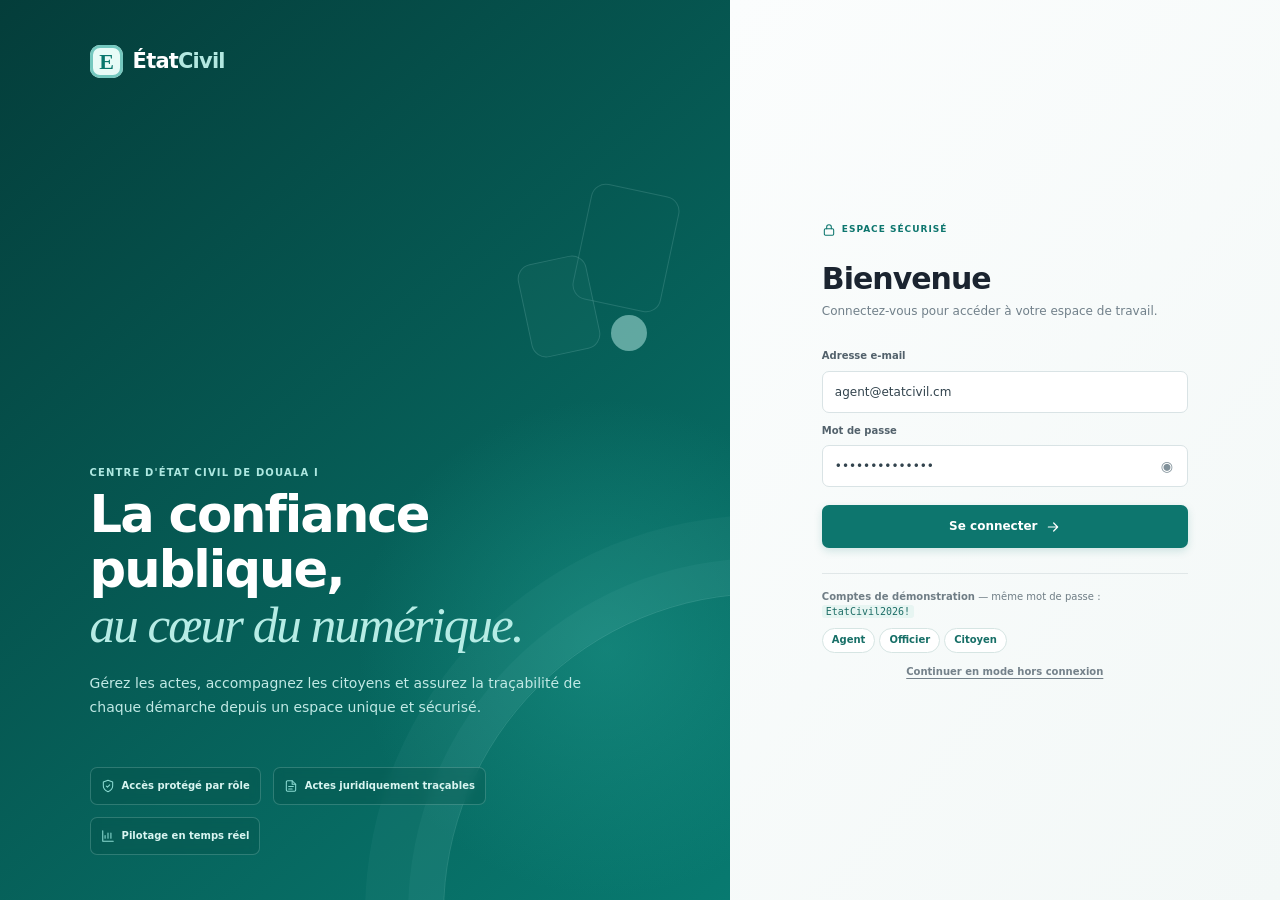
<file: index4.html>
<!doctype html>
<html lang="fr">
  <head>
    <meta charset="UTF-8" />
    <meta name="viewport" content="width=device-width, initial-scale=1.0" />
    <meta name="theme-color" content="#0d5c55" />
    <title>ÉtatCivil — Centre de Douala I</title>
    <link rel="stylesheet" href="styles4.css" />
  </head>
  <body>
    <svg class="svg-defs" aria-hidden="true">
      <symbol id="i-grid" viewBox="0 0 24 24"><rect x="3" y="3" width="7" height="7" rx="1"/><rect x="14" y="3" width="7" height="7" rx="1"/><rect x="3" y="14" width="7" height="7" rx="1"/><rect x="14" y="14" width="7" height="7" rx="1"/></symbol>
      <symbol id="i-file" viewBox="0 0 24 24"><path d="M14 3H6a2 2 0 0 0-2 2v14a2 2 0 0 0 2 2h12a2 2 0 0 0 2-2V9z"/><path d="M14 3v6h6M8 13h8M8 17h6"/></symbol>
      <symbol id="i-users" viewBox="0 0 24 24"><path d="M16 21v-2a4 4 0 0 0-4-4H6a4 4 0 0 0-4 4v2M9 11a4 4 0 1 0 0-8 4 4 0 0 0 0 8zM22 21v-2a4 4 0 0 0-3-3.87M16 3.13a4 4 0 0 1 0 7.75"/></symbol>
      <symbol id="i-chart" viewBox="0 0 24 24"><path d="M3 3v18h18M7 16v-5M12 16V7M17 16v-9"/></symbol>
      <symbol id="i-settings" viewBox="0 0 24 24"><circle cx="12" cy="12" r="3"/><path d="M19.4 15a1.7 1.7 0 0 0 .34 1.88l.06.06-2.12 2.12-.06-.06a1.7 1.7 0 0 0-1.88-.34 1.7 1.7 0 0 0-1.03 1.55V20.3h-3v-.09A1.7 1.7 0 0 0 10.68 18.7a1.7 1.7 0 0 0-1.88.34l-.06.06-2.12-2.12.06-.06A1.7 1.7 0 0 0 7.02 15a1.7 1.7 0 0 0-1.55-1.03H5.4v-3h.07A1.7 1.7 0 0 0 7.02 9.94 1.7 1.7 0 0 0 6.68 8.06L6.62 8 8.74 5.88l.06.06a1.7 1.7 0 0 0 1.88.34 1.7 1.7 0 0 0 1.03-1.55V4.7h3v.03a1.7 1.7 0 0 0 1.03 1.55 1.7 1.7 0 0 0 1.88-.34l.06-.06L19.8 8l-.06.06a1.7 1.7 0 0 0-.34 1.88 1.7 1.7 0 0 0 1.55 1.03h.07v3h-.07A1.7 1.7 0 0 0 19.4 15z"/></symbol>
      <symbol id="i-bell" viewBox="0 0 24 24"><path d="M18 8a6 6 0 0 0-12 0c0 7-3 7-3 9h18c0-2-3-2-3-9M10 21h4"/></symbol>
      <symbol id="i-search" viewBox="0 0 24 24"><circle cx="11" cy="11" r="7"/><path d="m20 20-4-4"/></symbol>
      <symbol id="i-plus" viewBox="0 0 24 24"><path d="M12 5v14M5 12h14"/></symbol>
      <symbol id="i-chevron" viewBox="0 0 24 24"><path d="m9 18 6-6-6-6"/></symbol>
      <symbol id="i-menu" viewBox="0 0 24 24"><path d="M4 6h16M4 12h16M4 18h16"/></symbol>
      <symbol id="i-close" viewBox="0 0 24 24"><path d="M6 6l12 12M18 6 6 18"/></symbol>
      <symbol id="i-check" viewBox="0 0 24 24"><path d="m5 12 4 4L19 6"/></symbol>
      <symbol id="i-download" viewBox="0 0 24 24"><path d="M12 3v12M7 10l5 5 5-5M5 21h14"/></symbol>
      <symbol id="i-shield" viewBox="0 0 24 24"><path d="M12 22s8-4 8-10V5l-8-3-8 3v7c0 6 8 10 8 10z"/><path d="m9 12 2 2 4-4"/></symbol>
      <symbol id="i-arrow" viewBox="0 0 24 24"><path d="M5 12h14M13 6l6 6-6 6"/></symbol>
      <symbol id="i-calendar" viewBox="0 0 24 24"><rect x="3" y="5" width="18" height="16" rx="2"/><path d="M16 3v4M8 3v4M3 10h18"/></symbol>
      <symbol id="i-lock" viewBox="0 0 24 24"><rect x="4" y="10" width="16" height="11" rx="2"/><path d="M8 10V7a4 4 0 0 1 8 0v3"/></symbol>
    </svg>

    <section class="login-screen" id="login-screen">
      <div class="login-intro">
        <div class="brand"><span class="brand-mark">E</span><span>État<span>Civil</span></span></div>
        <div class="login-copy"><p class="eyebrow light">CENTRE D'ÉTAT CIVIL DE DOUALA I</p><h1>La confiance publique,<br><em>au cœur du numérique.</em></h1><p>Gérez les actes, accompagnez les citoyens et assurez la traçabilité de chaque démarche depuis un espace unique et sécurisé.</p></div>
        <div class="login-points"><span><svg><use href="#i-shield"/></svg>Accès protégé par rôle</span><span><svg><use href="#i-file"/></svg>Actes juridiquement traçables</span><span><svg><use href="#i-chart"/></svg>Pilotage en temps réel</span></div>
        <div class="login-decoration"><i></i><i></i><i></i></div>
      </div>
      <div class="login-panel"><div class="login-box"><span class="login-kicker"><svg><use href="#i-lock"/></svg>ESPACE SÉCURISÉ</span><h1>Bienvenue</h1><p>Connectez-vous pour accéder à votre espace de travail.</p><form id="login-form"><label for="login-email">Adresse e-mail</label><input id="login-email" name="email" type="email" value="agent@etatcivil.cm" autocomplete="email" required/><label for="login-password">Mot de passe</label><div class="password-field"><input id="login-password" name="password" type="password" value="EtatCivil2026!" autocomplete="current-password" required/><button type="button" id="toggle-password" aria-label="Afficher le mot de passe">◉</button></div><p class="login-error hidden" id="login-error"></p><button class="primary-button login-submit" type="submit">Se connecter <svg><use href="#i-arrow"/></svg></button></form><div class="demo-accounts"><p><b>Comptes de démonstration</b> — même mot de passe : <code>EtatCivil2026!</code></p><button data-demo-email="agent@etatcivil.cm">Agent</button><button data-demo-email="officier@etatcivil.cm">Officier</button><button data-demo-email="citoyen@etatcivil.cm">Citoyen</button></div><button class="offline-button" id="offline-demo">Continuer en mode hors connexion</button></div></div>
    </section>

    <div id="app" class="hidden">
      <aside class="sidebar" id="sidebar">
        <div class="brand"><span class="brand-mark">E</span><span>État<span>Civil</span></span></div>
        <div class="centre-switch"><span class="centre-dot"></span><div><small>Centre actif</small><strong>Douala I</strong></div><svg><use href="#i-chevron"/></svg></div>
        <p class="nav-label">ESPACE INTERNE</p>
        <nav class="main-nav" aria-label="Navigation principale">
          <button class="nav-item active" data-view="dashboard"><svg><use href="#i-grid"/></svg><span>Tableau de bord</span></button>
          <button class="nav-item" data-view="registry"><svg><use href="#i-file"/></svg><span>Registre des actes</span></button>
          <button class="nav-item" data-view="requests"><svg><use href="#i-users"/></svg><span>Demandes citoyennes</span><b id="request-badge">4</b></button>
          <button class="nav-item" data-view="mentions"><svg><use href="#i-file"/></svg><span>Mentions marginales</span></button>
          <button class="nav-item" data-view="statistics"><svg><use href="#i-chart"/></svg><span>Statistiques</span></button>
          <button class="nav-item" data-view="admin"><svg><use href="#i-settings"/></svg><span>Administration</span></button>
        </nav>
        <div class="sidebar-bottom">
          <button class="citizen-switch" id="citizen-switch"><span class="round-icon">↗</span><span>Voir le portail citoyen</span></button>
          <div class="agent-card"><div class="avatar" id="agent-initials">AM</div><div><strong id="agent-name">Aline Mvondo</strong><small id="agent-role">Agente d'état civil</small></div><button id="logout-button" aria-label="Se déconnecter" title="Se déconnecter">↪</button></div>
        </div>
      </aside>

      <main class="workspace">
        <header class="topbar">
          <button class="mobile-menu" id="mobile-menu" aria-label="Ouvrir le menu"><svg><use href="#i-menu"/></svg></button>
          <div class="breadcrumb" id="breadcrumb">Espace interne <span>/</span> Tableau de bord</div>
          <div class="topbar-actions"><span class="session-role" id="session-role">Agent</span><button class="icon-button notification" aria-label="Notifications"><svg><use href="#i-bell"/></svg><i></i></button><span class="today">Mercredi 1 octobre 2026</span></div>
        </header>

        <section class="view active" id="dashboard-view">
          <div class="view-heading"><div><p class="eyebrow">CENTRE D'ÉTAT CIVIL DE DOUALA I</p><h1>Bonjour, Aline <span>👋</span></h1><p class="subtitle">Voici l'activité de votre centre aujourd'hui.</p></div><button class="primary-button" data-open-modal="act"><svg><use href="#i-plus"/></svg>Enregistrer un acte</button></div>
          <div class="stat-grid">
            <article class="stat-card teal"><div class="stat-icon"><svg><use href="#i-file"/></svg></div><div><p>Actes enregistrés</p><h2 id="stat-acts">128</h2><small><b>+12 %</b> vs mois dernier</small></div></article>
            <article class="stat-card amber"><div class="stat-icon"><svg><use href="#i-calendar"/></svg></div><div><p>En attente de validation</p><h2 id="stat-waiting">9</h2><small><b>3</b> à traiter aujourd'hui</small></div></article>
            <article class="stat-card indigo"><div class="stat-icon"><svg><use href="#i-users"/></svg></div><div><p>Demandes citoyennes</p><h2 id="stat-requests">24</h2><small><b>+5</b> depuis lundi</small></div></article>
            <article class="stat-card rose"><div class="stat-icon"><svg><use href="#i-shield"/></svg></div><div><p>Actes validés</p><h2>119</h2><small><b>93 %</b> du total</small></div></article>
          </div>
          <div class="dashboard-grid">
            <section class="panel activity-panel"><div class="panel-title"><div><h2>Activité des actes</h2><p>Les 6 derniers mois</p></div><select aria-label="Période"><option>Cette année</option><option>Ce trimestre</option></select></div><div class="legend"><span><i class="legend-dot teal-dot"></i>Naissances</span><span><i class="legend-dot amber-dot"></i>Mariages</span><span><i class="legend-dot red-dot"></i>Décès</span></div><div class="bar-chart" aria-label="Graphique des actes mensuels"><div class="chart-y"><span>40</span><span>30</span><span>20</span><span>10</span><span>0</span></div><div class="chart-bars"><div class="bar-group"><i style="height:42%"></i><i style="height:15%"></i><i style="height:12%"></i><b>Avr.</b></div><div class="bar-group"><i style="height:55%"></i><i style="height:22%"></i><i style="height:16%"></i><b>Mai</b></div><div class="bar-group"><i style="height:65%"></i><i style="height:30%"></i><i style="height:19%"></i><b>Juin</b></div><div class="bar-group"><i style="height:52%"></i><i style="height:27%"></i><i style="height:23%"></i><b>Juil.</b></div><div class="bar-group"><i style="height:70%"></i><i style="height:34%"></i><i style="height:17%"></i><b>Août</b></div><div class="bar-group current"><i style="height:86%"></i><i style="height:42%"></i><i style="height:25%"></i><b>Sept.</b></div></div></div></section>
            <section class="panel urgent-panel"><div class="panel-title"><div><h2>À traiter en priorité</h2><p>Actions nécessitant votre attention</p></div><button class="text-button" data-go="requests">Voir tout <svg><use href="#i-arrow"/></svg></button></div><div id="urgent-list"></div></section>
          </div>
          <section class="panel recent-panel"><div class="panel-title"><div><h2>Derniers actes enregistrés</h2><p>Les dernières modifications dans le registre</p></div><button class="text-button" data-go="registry">Accéder au registre <svg><use href="#i-arrow"/></svg></button></div><div class="table-wrap"><table><thead><tr><th>TYPE D'ACTE</th><th>RÉFÉRENCE</th><th>PERSONNE CONCERNÉE</th><th>DATE</th><th>STATUT</th><th></th></tr></thead><tbody id="recent-acts"></tbody></table></div></section>
        </section>

        <section class="view" id="registry-view">
          <div class="view-heading"><div><p class="eyebrow">GESTION DES ACTES</p><h1>Registre des actes</h1><p class="subtitle">Recherchez, consultez et gérez les actes d'état civil.</p></div><button class="primary-button" data-open-modal="act"><svg><use href="#i-plus"/></svg>Nouvel acte</button></div>
          <section class="panel registry-panel"><div class="filter-row"><label class="search-field"><svg><use href="#i-search"/></svg><input id="registry-search" type="search" placeholder="Rechercher par nom, numéro ou lieu…" /></label><select id="registry-type"><option value="all">Tous les types</option><option value="Naissance">Naissances</option><option value="Mariage">Mariages</option><option value="Décès">Décès</option></select><select id="registry-status"><option value="all">Tous les statuts</option><option value="Validé">Validés</option><option value="En attente">En attente</option><option value="Brouillon">Brouillons</option></select><button class="outline-button" id="reset-registry">Réinitialiser</button></div><div class="table-wrap"><table class="registry-table"><thead><tr><th>RÉFÉRENCE</th><th>TYPE</th><th>PERSONNE CONCERNÉE</th><th>ÉVÉNEMENT</th><th>CENTRE</th><th>STATUT</th><th>ACTIONS</th></tr></thead><tbody id="registry-body"></tbody></table></div><div class="table-footer"><span id="registry-count">6 actes affichés</span><div class="pagination"><button disabled>‹</button><button class="page-active">1</button><button>2</button><button>3</button><button>›</button></div></div></section>
        </section>

        <section class="view" id="requests-view">
          <div class="view-heading"><div><p class="eyebrow">PORTAIL CITOYEN</p><h1>Demandes citoyennes</h1><p class="subtitle">Suivez et traitez les demandes de copies et d'extraits.</p></div><button class="outline-button" id="export-requests"><svg><use href="#i-download"/></svg>Exporter la liste</button></div>
          <div class="request-summary"><button class="summary-tile selected" data-request-filter="all"><span>Toutes les demandes</span><strong id="all-requests-number">24</strong></button><button class="summary-tile" data-request-filter="Reçue"><span>À instruire</span><strong id="received-number">4</strong></button><button class="summary-tile" data-request-filter="En traitement"><span>En traitement</span><strong>8</strong></button><button class="summary-tile" data-request-filter="Prête"><span>Prêtes à délivrer</span><strong>3</strong></button></div>
          <section class="panel"><div class="filter-row simple"><label class="search-field"><svg><use href="#i-search"/></svg><input id="request-search" type="search" placeholder="Rechercher un demandeur ou une référence…" /></label><select id="request-type"><option value="all">Tous les documents</option><option value="Extrait de naissance">Extraits de naissance</option><option value="Copie intégrale">Copies intégrales</option><option value="Extrait de mariage">Extraits de mariage</option></select></div><div class="request-list" id="request-list"></div></section>
        </section>

        <section class="view" id="mentions-view">
          <div class="view-heading"><div><p class="eyebrow">SUIVI JURIDIQUE</p><h1>Mentions marginales</h1><p class="subtitle">Ajoutez et consultez les modifications associées aux actes.</p></div><button class="primary-button" data-open-modal="mention"><svg><use href="#i-plus"/></svg>Ajouter une mention</button></div>
          <section class="panel"><div class="mention-intro"><div class="mention-icon"><svg><use href="#i-shield"/></svg></div><div><h2>Historique juridiquement traçable</h2><p>Une mention est horodatée, attribuée à son auteur et ne peut pas être supprimée.</p></div></div><div class="table-wrap"><table><thead><tr><th>ACTE CONCERNÉ</th><th>TYPE DE MENTION</th><th>RÉFÉRENCE SOURCE</th><th>AJOUTÉE PAR</th><th>DATE</th><th></th></tr></thead><tbody id="mentions-body"></tbody></table></div></section>
        </section>

        <section class="view" id="statistics-view">
          <div class="view-heading"><div><p class="eyebrow">PILOTAGE DU CENTRE</p><h1>Statistiques &amp; rapports</h1><p class="subtitle">Une vue claire des principaux indicateurs démographiques.</p></div><button class="outline-button" id="export-report"><svg><use href="#i-download"/></svg>Exporter le rapport</button></div>
          <div class="report-toolbar"><select><option>Septembre 2026</option><option>Août 2026</option><option>3e trimestre 2026</option></select><select><option>Centre de Douala I</option><option>Tous les centres</option></select></div><div class="stat-grid reports"><article class="metric-card"><span>Naissances enregistrées</span><strong>68</strong><small class="up">↗ 18,2 %</small></article><article class="metric-card"><span>Mariages célébrés</span><strong>21</strong><small class="up">↗ 5,0 %</small></article><article class="metric-card"><span>Décès enregistrés</span><strong>17</strong><small class="down">↘ 8,1 %</small></article><article class="metric-card"><span>Délai moyen de traitement</span><strong>1,8 j</strong><small class="up">↘ 0,4 j</small></article></div>
          <div class="dashboard-grid"><section class="panel"><div class="panel-title"><div><h2>Répartition des naissances</h2><p>Par sexe déclaré — septembre 2026</p></div></div><div class="donut-layout"><div class="donut"><div><strong>68</strong><span>naissances</span></div></div><div class="donut-legend"><p><i class="legend-dot teal-dot"></i>Garçons <b>36</b><span>52,9 %</span></p><p><i class="legend-dot indigo-dot"></i>Filles <b>31</b><span>45,6 %</span></p><p><i class="legend-dot neutral-dot"></i>Non précisé <b>1</b><span>1,5 %</span></p></div></div></section><section class="panel"><div class="panel-title"><div><h2>Volume par semaine</h2><p>Évolution des déclarations reçues</p></div></div><div class="line-chart"><div class="line-grid"><span>25</span><span>20</span><span>15</span><span>10</span><span>5</span><svg viewBox="0 0 500 180" preserveAspectRatio="none"><polyline points="0,140 75,110 150,125 225,72 300,100 375,45 450,70 500,34"/></svg></div><div class="line-labels"><span>S1</span><span>S2</span><span>S3</span><span>S4</span><span>S5</span><span>Cette sem.</span></div></div></section></div>
        </section>

        <section class="view" id="admin-view">
          <div class="view-heading"><div><p class="eyebrow">SUPERVISION</p><h1>Administration</h1><p class="subtitle">Gérez les accès, les centres et le journal de traçabilité.</p></div><button class="primary-button" data-open-modal="user"><svg><use href="#i-plus"/></svg>Créer un compte</button></div><div class="admin-grid"><section class="panel admin-card"><div class="large-icon"><svg><use href="#i-users"/></svg></div><h2>Utilisateurs &amp; rôles</h2><p>18 comptes actifs, répartis sur 4 rôles.</p><button class="text-button">Gérer les utilisateurs <svg><use href="#i-arrow"/></svg></button></section><section class="panel admin-card"><div class="large-icon amber-bg"><svg><use href="#i-grid"/></svg></div><h2>Centres d'état civil</h2><p>4 centres rattachés à votre administration.</p><button class="text-button">Gérer les centres <svg><use href="#i-arrow"/></svg></button></section><section class="panel admin-card"><div class="large-icon purple-bg"><svg><use href="#i-shield"/></svg></div><h2>Journal d'audit</h2><p>157 actions sensibles consignées ce mois-ci.</p><button class="text-button">Consulter le journal <svg><use href="#i-arrow"/></svg></button></section></div><section class="panel audit-preview"><div class="panel-title"><div><h2>Dernières actions sensibles</h2><p>Journal d'audit inviolable</p></div><button class="text-button">Voir le journal <svg><use href="#i-arrow"/></svg></button></div><div class="audit-row"><span class="audit-avatar purple">OM</span><p><b>Olivier Ndzié</b> a validé l'acte <strong>NAI-2026-00421</strong><small>Aujourd'hui, 10:42</small></p><span class="audit-tag">Validation</span></div><div class="audit-row"><span class="audit-avatar teal-avatar">AM</span><p><b>Aline Mvondo</b> a créé une demande citoyenne<small>Aujourd'hui, 09:18</small></p><span class="audit-tag">Création</span></div><div class="audit-row"><span class="audit-avatar amber-avatar">JS</span><p><b>Jean Simo</b> a ajouté une mention marginale<small>Hier, 16:05</small></p><span class="audit-tag">Modification</span></div></section>
        </section>
      </main>
    </div>

    <section id="citizen-portal" class="citizen-portal hidden">
      <header class="public-header"><div class="brand"><span class="brand-mark">E</span><span>État<span>Civil</span></span></div><nav><a href="#citizen-services">Mes démarches</a><a href="#verification">Vérifier un document</a><button class="outline-button" id="back-office">Espace agent</button><button class="public-login">Se connecter</button></nav></header>
      <main>
        <section class="public-hero"><div><p class="eyebrow light">SERVICE PUBLIC NUMÉRIQUE</p><h1>Vos démarches d'état civil,<br><em>plus simplement.</em></h1><p>Demandez vos documents, suivez votre dossier et vérifiez l'authenticité de vos actes en toute sécurité.</p><div class="hero-actions"><button class="white-button" data-open-modal="request"><svg><use href="#i-plus"/></svg>Faire une demande</button><a href="#verification">Vérifier un document <svg><use href="#i-arrow"/></svg></a></div><div class="hero-reassurance"><span><svg><use href="#i-lock"/></svg>Données protégées</span><span><svg><use href="#i-check"/></svg>Document authentifiable</span></div></div><div class="hero-card"><div class="document-preview"><div class="document-top"><span class="mini-crest">◎</span><span>RÉPUBLIQUE DU CAMEROUN<br><b>PAIX — TRAVAIL — PATRIE</b></span></div><div class="doc-title">EXTRAIT D'ACTE<br>DE NAISSANCE</div><div class="doc-lines"><i></i><i></i><i></i><i></i></div><div class="doc-bottom"><div class="fake-qr">▦</div><small>Document vérifiable<br>N° EC-2026-000421</small></div></div><div class="secure-pill"><svg><use href="#i-shield"/></svg>Authentifié par QR code</div></div></section>
        <section class="public-services" id="citizen-services"><div class="section-heading"><p class="eyebrow">MES DÉMARCHES</p><h2>Que souhaitez-vous faire ?</h2><p>Accédez rapidement aux services essentiels de votre centre d'état civil.</p></div><div class="service-grid"><button class="service-card" data-open-modal="request"><span class="service-icon teal-service"><svg><use href="#i-file"/></svg></span><h3>Demander un document</h3><p>Copie intégrale ou extrait d'un acte de naissance, mariage ou décès.</p><span>Commencer <svg><use href="#i-arrow"/></svg></span></button><button class="service-card" data-open-modal="request"><span class="service-icon amber-service"><svg><use href="#i-calendar"/></svg></span><h3>Pré-déclarer une naissance</h3><p>Préparez votre déclaration avant votre passage au centre.</p><span>Faire une pré-déclaration <svg><use href="#i-arrow"/></svg></span></button><a class="service-card" href="#verification"><span class="service-icon purple-service"><svg><use href="#i-shield"/></svg></span><h3>Vérifier un document</h3><p>Contrôlez l'authenticité d'un document officiel reçu.</p><span>Vérifier maintenant <svg><use href="#i-arrow"/></svg></span></a></div></section>
        <section class="tracking-section"><div><p class="eyebrow">SUIVI DE DOSSIER</p><h2>Vous avez déjà une demande ?</h2><p>Saisissez votre référence pour connaître son état d'avancement.</p></div><form id="tracking-form"><label for="tracking-code">Référence de demande</label><div><input id="tracking-code" placeholder="Ex. DEM-2026-00128"/><button class="primary-button" type="submit">Suivre ma demande</button></div><small>Vous recevez cette référence par e-mail après le dépôt de votre demande.</small></form><div class="tracking-result hidden" id="tracking-result"></div></section>
        <section class="verification" id="verification"><div class="verify-art"><div class="verify-icon"><svg><use href="#i-shield"/></svg></div><div class="verify-grid"></div></div><div><p class="eyebrow">VÉRIFICATION</p><h2>Vérifiez un document officiel</h2><p>Chaque document délivré possède un numéro unique et un QR code qui permettent de confirmer son authenticité.</p><form id="verify-form"><label for="verify-code">Numéro du document</label><div><input id="verify-code" placeholder="Ex. EC-2026-000421"/><button class="primary-button" type="submit">Vérifier</button></div></form><div class="verify-result hidden" id="verify-result"></div></div></section>
      </main>
      <footer><div class="brand"><span class="brand-mark">E</span><span>État<span>Civil</span></span></div><p>Service numérique du Centre d'État Civil de Douala I</p><span>© 2026 — Tous droits réservés</span></footer>
    </section>

    <div class="modal-layer hidden" id="modal-layer" role="dialog" aria-modal="true" aria-labelledby="modal-title"><div class="modal"><button class="modal-close" id="modal-close" aria-label="Fermer"><svg><use href="#i-close"/></svg></button><div id="modal-content"></div></div></div>
    <div class="toast hidden" id="toast"><svg><use href="#i-check"/></svg><span id="toast-message"></span></div>
    <script src="app4.js"></script>
  </body>
</html>
</file>
<file: style1.css>
:root {
  --bg: #0b0b0d;
  --bg-soft: #15151a;
  --surface: rgba(255, 255, 255, 0.08);
  --surface-strong: rgba(255, 255, 255, 0.14);
  --text: #f7f4ed;
  --text-muted: #b7b0a7;
  --primary: #d96b2b;
  --primary-strong: #ff8b3d;
  --accent: #cba36b;
  --border: rgba(255, 255, 255, 0.18);
  --shadow: 0 20px 50px rgba(0, 0, 0, 0.28);
}

:root[data-theme="light"] {
  --bg: #f7f1e8;
  --bg-soft: #fffaf2;
  --surface: rgba(255, 255, 255, 0.75);
  --surface-strong: rgba(255, 255, 255, 0.95);
  --text: #171411;
  --text-muted: #6a625a;
  --border: rgba(0, 0, 0, 0.08);
  --shadow: 0 20px 50px rgba(15, 10, 5, 0.12);
}

* {
  box-sizing: border-box;
  margin: 0;
  padding: 0;
}

html {
  scroll-behavior: smooth;
}

body {
  font-family: 'Inter', sans-serif;
  background: radial-gradient(circle at top left, rgba(217, 107, 43, 0.2), transparent 30%), var(--bg);
  color: var(--text);
  line-height: 1.6;
  min-height: 100vh;
}

img {
  max-width: 100%;
  display: block;
}

a {
  color: inherit;
  text-decoration: none;
}

button,
input,
select,
textarea {
  font: inherit;
}

.page-shell {
  overflow-x: hidden;
}

.container {
  width: min(1200px, calc(100% - 2rem));
  margin: 0 auto;
}

.topbar {
  position: sticky;
  top: 0;
  z-index: 20;
  backdrop-filter: blur(20px);
  background: rgba(11, 11, 13, 0.72);
  border-bottom: 1px solid var(--border);
}

:root[data-theme="light"] .topbar {
  background: rgba(247, 241, 232, 0.8);
}

.nav-row {
  display: flex;
  align-items: center;
  justify-content: space-between;
  padding: 1rem 0;
  gap: 1rem;
}

.brand {
  display: flex;
  align-items: center;
  gap: 0.75rem;
  font-weight: 700;
  letter-spacing: 0.08em;
  text-transform: uppercase;
}

.brand-mark {
  display: grid;
  place-items: center;
  width: 2.6rem;
  height: 2.6rem;
  border-radius: 50%;
  background: linear-gradient(135deg, var(--primary), var(--accent));
  color: white;
  font-weight: 800;
}

.nav-links {
  display: flex;
  gap: 1.25rem;
  color: var(--text-muted);
}

.nav-links a:hover,
.nav-links a:focus-visible {
  color: var(--text);
}

.nav-actions {
  display: flex;
  align-items: center;
  gap: 0.75rem;
}

.icon-btn,
.pill-btn,
.btn {
  border: none;
  transition: transform 180ms ease, box-shadow 180ms ease, background 180ms ease;
}

.icon-btn {
  width: 2.6rem;
  height: 2.6rem;
  border-radius: 999px;
  background: var(--surface);
  color: var(--text);
  cursor: pointer;
}

.icon-btn:hover,
.btn:hover,
.pill-btn:hover {
  transform: translateY(-2px);
}

.pill-btn {
  padding: 0.7rem 1rem;
  border-radius: 999px;
  background: var(--surface-strong);
  color: var(--text);
  display: inline-flex;
  align-items: center;
  gap: 0.45rem;
}

.menu-toggle {
  display: none;
  background: none;
  border: none;
  cursor: pointer;
}

.menu-toggle span {
  display: block;
  width: 1.5rem;
  height: 2px;
  background: var(--text);
  margin: 4px 0;
}

.hero {
  position: relative;
  min-height: 92vh;
  display: flex;
  align-items: center;
  padding: 5rem 0;
  background: linear-gradient(110deg, rgba(0, 0, 0, 0.8), rgba(0, 0, 0, 0.25)), url('https://images.unsplash.com/photo-1517248135467-4c7edcad34c4?auto=format&fit=crop&w=1400&q=80') center/cover;
}

.hero-overlay {
  position: absolute;
  inset: 0;
  background: linear-gradient(90deg, rgba(0, 0, 0, 0.75), transparent);
}

.hero-grid {
  position: relative;
  z-index: 1;
  display: grid;
  grid-template-columns: 1.3fr 0.7fr;
  gap: 2rem;
  align-items: center;
}

.eyebrow {
  color: var(--accent);
  font-weight: 600;
  letter-spacing: 0.2em;
  text-transform: uppercase;
  font-size: 0.8rem;
  margin-bottom: 0.75rem;
}

.hero h1,
.section h2 {
  font-size: clamp(2rem, 4.5vw, 3.2rem);
  line-height: 1.1;
  margin-bottom: 1rem;
}

.hero p {
  color: #ece7df;
  max-width: 620px;
}

.hero-actions {
  display: flex;
  flex-wrap: wrap;
  gap: 1rem;
  margin: 1.5rem 0 2rem;
}

.btn {
  display: inline-flex;
  align-items: center;
  justify-content: center;
  padding: 0.95rem 1.3rem;
  border-radius: 999px;
  font-weight: 600;
  cursor: pointer;
}

.btn-primary {
  background: linear-gradient(135deg, var(--primary), var(--primary-strong));
  color: white;
  box-shadow: var(--shadow);
}

.btn-secondary {
  background: transparent;
  color: var(--text);
  border: 1px solid var(--border);
}

.hero-stats {
  display: flex;
  flex-wrap: wrap;
  gap: 1rem;
}

.hero-stats > div,
.stat-box,
.mini-card,
.panel,
.card-glass,
.table-card,
.gallery-card,
.menu-card {
  background: var(--surface);
  border: 1px solid var(--border);
  backdrop-filter: blur(18px);
  box-shadow: var(--shadow);
}

.hero-stats > div {
  padding: 1rem 1.1rem;
  border-radius: 1rem;
  min-width: 130px;
}

.hero-stats strong {
  display: block;
  font-size: 1.15rem;
}

.hero-card {
  display: flex;
  justify-content: flex-end;
}

.card-glass {
  width: min(100%, 360px);
  border-radius: 1.5rem;
  padding: 1.5rem;
}

.hero-card-footer {
  display: flex;
  justify-content: space-between;
  align-items: center;
  margin-top: 1rem;
  color: var(--text-muted);
}

.section {
  padding: 5rem 0;
}

.intro-grid {
  display: grid;
  grid-template-columns: 1fr 1fr;
  gap: 2rem;
  align-items: start;
}

.feature-cards {
  display: grid;
  gap: 1rem;
}

.mini-card,
.panel,
.table-card,
.menu-card {
  border-radius: 1.3rem;
  padding: 1.25rem;
}

.section-head {
  display: flex;
  justify-content: space-between;
  align-items: end;
  gap: 1rem;
  margin-bottom: 1.5rem;
}

.search-row input,
.stack-form input,
.stack-form select {
  width: 100%;
  padding: 0.9rem 1rem;
  border-radius: 999px;
  border: 1px solid var(--border);
  background: var(--surface-strong);
  color: var(--text);
}

.filters {
  display: flex;
  flex-wrap: wrap;
  gap: 0.75rem;
  margin-bottom: 1.5rem;
}

.filter-chip {
  border: 1px solid var(--border);
  background: var(--surface);
  color: var(--text-muted);
  padding: 0.65rem 0.95rem;
  border-radius: 999px;
  cursor: pointer;
}

.filter-chip.active {
  background: linear-gradient(135deg, var(--primary), var(--primary-strong));
  color: white;
}

.menu-grid {
  display: grid;
  grid-template-columns: repeat(3, minmax(0, 1fr));
  gap: 1.2rem;
}

.menu-card {
  overflow: hidden;
}

.menu-image {
  height: 200px;
  background-size: cover;
  background-position: center;
  margin-bottom: 1rem;
}

.menu-card h3 {
  margin-bottom: 0.35rem;
}

.menu-meta {
  display: flex;
  justify-content: space-between;
  color: var(--text-muted);
  font-size: 0.9rem;
  margin: 0.75rem 0;
}

.card-actions {
  display: flex;
  gap: 0.6rem;
  margin-top: 0.9rem;
}

.card-actions button {
  flex: 1;
  padding: 0.7rem 0.8rem;
  border-radius: 999px;
  border: 1px solid var(--border);
  background: var(--surface-strong);
  color: var(--text);
  cursor: pointer;
}

.card-actions button.primary {
  background: linear-gradient(135deg, var(--primary), var(--primary-strong));
  color: white;
  border: none;
}

.split-layout {
  display: grid;
  grid-template-columns: 1.1fr 0.9fr;
  gap: 1.2rem;
}

.stack-form {
  display: grid;
  gap: 0.9rem;
}

.stack-form label {
  display: grid;
  gap: 0.4rem;
  color: var(--text-muted);
}

.highlight-panel {
  background: linear-gradient(135deg, rgba(217, 107, 43, 0.2), rgba(203, 163, 107, 0.12));
}

.availability-list {
  list-style: none;
  display: grid;
  gap: 0.5rem;
  margin-top: 1rem;
  color: var(--text-muted);
}

.cart-items {
  display: grid;
  gap: 0.9rem;
}

.cart-item {
  display: flex;
  align-items: center;
  justify-content: space-between;
  gap: 0.8rem;
  padding: 0.9rem;
  border: 1px solid var(--border);
  border-radius: 1rem;
}

.qty-control {
  display: inline-flex;
  align-items: center;
  gap: 0.5rem;
}

.qty-control button {
  width: 1.8rem;
  height: 1.8rem;
  border-radius: 999px;
  border: 1px solid var(--border);
  background: var(--surface-strong);
  color: var(--text);
  cursor: pointer;
}

.summary-panel {
  display: grid;
  gap: 0.8rem;
}

.summary-row {
  display: flex;
  justify-content: space-between;
  color: var(--text-muted);
}

.summary-row.total {
  padding-top: 0.7rem;
  border-top: 1px solid var(--border);
  color: var(--text);
  font-size: 1.08rem;
}

.full {
  width: 100%;
}

.payment-options {
  display: flex;
  flex-wrap: wrap;
  gap: 0.6rem;
  margin-top: 0.4rem;
}

.payment-options span {
  padding: 0.45rem 0.7rem;
  border-radius: 999px;
  background: var(--surface-strong);
  color: var(--text-muted);
  font-size: 0.9rem;
}

.timeline {
  display: grid;
  grid-template-columns: repeat(5, minmax(0, 1fr));
  gap: 0.8rem;
}

.timeline-step {
  padding: 1rem;
  border-radius: 1rem;
  background: var(--surface);
  border: 1px solid var(--border);
  color: var(--text-muted);
  transition: all 180ms ease;
}

.timeline-step.active {
  border-color: var(--primary);
  color: var(--text);
  transform: translateY(-3px);
}

.profile-grid {
  display: grid;
  grid-template-columns: 1.1fr 0.9fr;
  gap: 1.2rem;
}

.profile-card {
  display: flex;
  align-items: center;
  gap: 1rem;
  margin-bottom: 1rem;
}

.avatar {
  width: 3rem;
  height: 3rem;
  border-radius: 50%;
  display: grid;
  place-items: center;
  background: linear-gradient(135deg, var(--primary), var(--accent));
  font-weight: 700;
}

.stats-grid {
  display: grid;
  grid-template-columns: repeat(3, minmax(0, 1fr));
  gap: 0.8rem;
}

.stat-box {
  border-radius: 1rem;
  padding: 1rem;
  text-align: center;
}

.stat-box strong {
  display: block;
  font-size: 1.2rem;
}

.notification-list {
  display: grid;
  gap: 0.7rem;
  color: var(--text-muted);
  padding-left: 1rem;
}

.admin-grid {
  grid-template-columns: repeat(4, minmax(0, 1fr));
  margin-bottom: 1rem;
}

table {
  width: 100%;
  border-collapse: collapse;
}

th,
td {
  padding: 0.9rem;
  text-align: left;
  border-bottom: 1px solid var(--border);
}

.gallery-grid {
  display: grid;
  grid-template-columns: 1.1fr 0.9fr 0.9fr;
  gap: 1rem;
}

.gallery-card {
  min-height: 220px;
  border-radius: 1.5rem;
  background-size: cover;
  background-position: center;
}

.gallery-card.tall {
  grid-row: span 2;
  background-image: url('https://images.unsplash.com/photo-1559339352-11d035aa65de?auto=format&fit=crop&w=900&q=80');
}

.gallery-card:nth-child(2) { background-image: url('https://images.unsplash.com/photo-1547592180-85f173990554?auto=format&fit=crop&w=900&q=80'); }
.gallery-card:nth-child(3) { background-image: url('https://images.unsplash.com/photo-1518779578993-ec3579fee39f?auto=format&fit=crop&w=900&q=80'); }
.gallery-card.wide { background-image: url('https://images.unsplash.com/photo-1515003197210-e0cd71810b5f?auto=format&fit=crop&w=900&q=80'); }

.footer {
  padding: 2.5rem 0 3rem;
  border-top: 1px solid var(--border);
}

.footer-grid {
  display: grid;
  grid-template-columns: repeat(3, minmax(0, 1fr));
  gap: 1rem;
  color: var(--text-muted);
}

.toast {
  position: fixed;
  right: 1rem;
  bottom: 1rem;
  padding: 0.95rem 1.1rem;
  border-radius: 999px;
  background: var(--surface-strong);
  border: 1px solid var(--border);
  box-shadow: var(--shadow);
  opacity: 0;
  transform: translateY(12px);
  pointer-events: none;
  transition: all 220ms ease;
}

.toast.show {
  opacity: 1;
  transform: translateY(0);
}

@media (max-width: 920px) {
  .menu-grid,
  .gallery-grid,
  .timeline,
  .stats-grid,
  .admin-grid,
  .intro-grid,
  .split-layout,
  .profile-grid,
  .hero-grid {
    grid-template-columns: 1fr;
  }

  .hero {
    min-height: auto;
    padding: 4rem 0;
  }

  .gallery-card.tall {
    grid-row: auto;
  }
}

@media (max-width: 760px) {
  .nav-links,
  .nav-actions .pill-btn {
    display: none;
  }

  .menu-toggle {
    display: inline-block;
  }

  .nav-links.open {
    position: absolute;
    top: 100%;
    left: 1rem;
    right: 1rem;
    display: grid;
    gap: 0.8rem;
    padding: 1rem;
    border-radius: 1rem;
    background: var(--surface-strong);
    border: 1px solid var(--border);
  }

  .section-head {
    flex-direction: column;
    align-items: start;
  }
}
</file>
<file: style2.css>
@import url('https://fonts.googleapis.com/css2?family=Inter:wght@400;500;600;700;800&display=swap');

:root {
  --red: #a9282c;
  --red-light: #ff8589;
  --ink: #242424;
  --muted: #666;
  --paper: #fff;
  --side-text: #fff;
  --line: #ead5d3;
}
* { box-sizing: border-box; }
body {
  margin: 0;
  padding: 28px 16px;
  background: #555;
  color: var(--ink);
  font-family: Inter, Arial, sans-serif;
}
.toolbar {
  max-width: 1000px;
  margin: 0 auto 14px;
  display: flex;
  justify-content: flex-end;
  gap: 9px;
  flex-wrap: wrap;
}
.toolbar button, .photo-button {
  border: 0;
  border-radius: 7px;
  padding: 10px 14px;
  background: #fff;
  color: #333;
  font: 600 13px Inter, sans-serif;
  cursor: pointer;
  text-decoration: none;
}
.toolbar button:hover, .photo-button:hover { background: #f3dede; }
.cv {
  max-width: 1000px;
  min-height: 1120px;
  margin: auto;
  display: grid;
  grid-template-columns: 32% 68%;
  background: var(--paper);
  box-shadow: 0 12px 35px #0003;
}
.sidebar {
  background: var(--red);
  color: var(--side-text);
  padding: 38px 30px;
}
.identity { text-align: center; padding-bottom: 28px; border-bottom: 1px solid #ffffff55; }
.portrait-wrap {
  width: 176px; height: 176px; margin: 0 auto 18px;
  border-radius: 50%; overflow: hidden; background: #f7e9e5;
  display: grid; place-items: center; border: 5px solid #ffffff22;
}
.portrait-placeholder { color: var(--red); font-size: 48px; font-weight: 800; }
.portrait { width: 100%; height: 100%; object-fit: cover; display: none; }
.identity h1 { margin: 0; font-size: 23px; line-height: 1.2; letter-spacing: .3px; }
.job-title { margin: 8px 0 0; font-size: 12px; font-weight: 600; letter-spacing: .7px; }
.side-section { margin-top: 32px; }
.side-section h2 {
  margin: 0 0 20px; font-size: 17px; text-transform: uppercase; letter-spacing: 1.4px;
}
.contact-list { list-style: none; padding: 0; margin: 0; }
.contact-list li { display: flex; align-items: flex-start; gap: 10px; margin: 0 0 16px; font-size: 13px; line-height: 1.5; overflow-wrap: anywhere; }
.contact-list a { color: white; text-decoration: none; }
.contact-list a:hover { text-decoration: underline; }
.icon { width: 18px; flex: 0 0 18px; font-size: 17px; text-align: center; }
.education { margin-bottom: 18px; font-size: 13px; line-height: 1.35; }
.education strong { display: block; font-size: 12px; color: #ffe1df; }
.education p { margin: 2px 0; font-weight: 600; }
.education span { opacity: .9; }
.language { margin: 0 0 14px; font-size: 13px; }
.language > div:first-child { display: flex; justify-content: space-between; gap: 8px; }
.language b { font-size: 10px; font-weight: 500; opacity: .8; }
.meter, .skill-track { height: 7px; margin-top: 7px; background: #f6a0a2; }
.meter i { display: block; height: 100%; background: #333; }
.content { padding: 42px 40px 48px; }
.main-section { margin-bottom: 35px; }
.main-section h2 {
  margin: 0 0 13px; color: #f04d55; font-size: 22px;
  text-transform: uppercase; letter-spacing: 1.1px;
}
.profile p, .details p { margin: 0; font-size: 13.5px; line-height: 1.55; }
.timeline-item { display: grid; grid-template-columns: 125px 1fr; gap: 18px; margin: 22px 0; }
.date { color: #f0646a; font-size: 12px; font-weight: 600; line-height: 1.4; }
.date small { font-size: 11px; }
.details h3 { margin: 0 0 5px; font-size: 14px; }
.details p { color: #333; }
.skill { display: grid; grid-template-columns: 135px 1fr; align-items: center; gap: 16px; margin: 18px 0; }
.skill > span { color: #f04d55; font-size: 13px; text-transform: uppercase; line-height: 1.3; }
.skill-track { margin: 0; background: #f4a0a3; height: 9px; }
.skill-track i { display: block; height: 100%; background: #333; }
.hint { color: #888; font-size: 10px; margin-top: 12px; }
.projects ul { margin: 0; padding-left: 18px; font-size: 13px; line-height: 1.8; }
body.dark { --paper: #242424; --ink: #f4f4f4; --muted: #bbb; }
body.dark .content { color: #eee; }
body.dark .details p { color: #ddd; }
body.dark .hint { color: #aaa; }
@media (max-width: 720px) {
  body { padding: 10px; }
  .cv { grid-template-columns: 1fr; }
  .sidebar { padding: 30px 25px; }
  .content { padding: 30px 25px; }
  .timeline-item { grid-template-columns: 1fr; gap: 5px; }
  .skill { grid-template-columns: 1fr; gap: 7px; }
  .toolbar { justify-content: center; }
}
@media print {
  @page { size: A4; margin: 0; }
  body { padding: 0; background: white; print-color-adjust: exact; -webkit-print-color-adjust: exact; }
  .toolbar { display: none !important; }
  .cv { width: 210mm; min-height: 297mm; max-width: none; margin: 0; box-shadow: none; }
  .sidebar { padding: 30px 24px; }
  .content { padding: 34px 30px; }
}
</file>
<file: style3.css>
@import url('https://fonts.googleapis.com/css2?family=poppins:wght@100;200;500;600;700&display=swap');
*{
    margin: 0;
    padding: 0;
    box-sizing: border-box;
    font-family: 'poppins', sans-serif;
}
section{
    margin-top: 50px;
}
body{
    position: relative;
}
html{
    scroll-behavior: smooth;
    font-size: 62.5%;
}
header{
    display: flex;
    align-items: center;
    justify-content: space-between;
    height: 50px;
    padding: 0 10%;
    position: fixed;
    top: 0;
    left: 0;
    right: 0;
    background-color: rgba(255 255 255 /0.9);
    box-shadow: 0 0 10px rgba(0, 0, 0, 0.2);
    z-index: 10;
}
.menu{
    display: flex;
}
.logo{
    color: #27ae60;
    font-weight: 700;
    font-size: 25px;
}
.logo span {
    color: #273e60;
}
.menu li{
    margin: 0 15px;
    list-style: none;
}
.menu li a{
    font-size: 14px;
    text-decoration: 0;
    color: #999;
    position: relative;
}
.menu li a::before {
    position: absolute;
    top: -5px;
    left: 0;
    content: "";
    width: 0;
    height: 2px;
    border-radius: 6px;
    background-color: #27ae60;
    transition: 0.5s;
}
.menu li a:hover::before {
    width: 100%;
}
.menu li a::after {
    position: absolute;
    bottom: -5px;
    right: 0;
    content: "";
    width: 0;
    height: 2px;
    border-radius: 6px;
    background-color: #27ae60;
    transition: 0.5s;
}
.menu li a:hover::after {
    width: 100%;
}
.menu li a:hover{
    color: #000;
}

/* home */
#home {
    margin-top: 50px;
    display: flex;
    align-items: center;
    margin-left: 10%;
    margin-right: 10%;
    height: calc(100vh - 50px);
    justify-content: space-between;
}
#home .left{
    width: 40%;
    height: 100%;
    display: flex;
    flex-direction: column;
    justify-content: center;
}
#home .left h4{
    font-size: 20px;
    color: #27ae60;
}
#home .left h1{
    font-size: 40px;
}
#home .left p{
    font-size: 12px;
    color: #999;
}
#home .left button{
    margin-top: 20px;
    width: fit-content;
    padding: 5px;
    background-color: #000;
    border: 0;
    transition: 0.5s;
    position: relative;
    cursor: pointer;
}
#home .left button  a{
    text-decoration: 0;
    color: #fff;
    font-weight: bold;
    text-transform: uppercase;
    transition: 0.5s;
}
#home .left button::before{
    position: absolute;
    left: 5px;
    top: 5px;
    content: "";
    height: 100%;
    width: 100%;
    z-index: -1;
    background-color: #27ae60;
}
#home .left button:hover a{
    letter-spacing: 1px;
}

#home .right {
    width: 50%;
    height: 100%;
    display: flex;
    align-items: center;
    justify-content: center;
}
#home .right img{
    width: 80%;
    animation: animatee 2s linear;
    transition: 0.5s;
}

/* animation image  */

@keyframes animate{
    0%{opacity: 0;}
    100%{ opacity: 1;}
}

/* liste d'article  */

#Liste {
    display: flex;
    align-items: center;
    justify-content: center;
    flex-direction: column;
    background-color: rgba(0,0,0,0.05);
    padding: 50px 10px;
}
.mini_title {
    margin-top: 25px;
    font-size: 16px;
    color: #27ae60;
    text-transform: capitalize;
}
.title {
    font-size: 20px;
    text-transform: uppercase;
    color: #273e60;
    margin-bottom: 25px;
    text-align: center;
}
.dishes{
    display: flex;
    flex-wrap: wrap;
    width: 80%;
    justify-content: space-around;
}
.dishes .dish {
    height: 280px;
    width: 30%;
    background: #fff;
    display: flex;
    padding: 25px;
    align-items: center;
    justify-content: center;
    flex-direction: column;
    border-radius: 6px;
    margin-bottom: 35px;
    transition: 0.5s;
    box-shadow: 0 0 10px rgba(0,0,0,0.1);
}
.dishes .dish img{
    width: 130px;
    height: 120px;
    margin-bottom: 15px;
}
.dishes .dish p {
    text-align: center;
    font-size: 18px;
}
.dishes .dish a{
    margin-top: 10px;
    font-size: 14px;
    text-decoration: 0;
    background-color: #27ae60;
    padding: 5px 60px;
    color: #fff;
    border-radius: 6px;
}
/*Scrollbar CSS*/
::-webkit-scrollbar{
    width: 8px;
}
::-webkit-scrollbar-thumb{
    background-color: #27ae60;
}

/* about us CSS */

#about_us {
    display: flex;
    align-items: center;
    height: calc(100vh - 50px);
    flex-direction: column;
    padding: 50px 10%;
    width: 100%;
}
.about {
    display: flex;
    align-items: center;
    width: 100%;
    height: 70vh;
    justify-content: space-between;
}
.about .left{
    width: 40%;
    display: flex;
    align-items: center;
    justify-content: center;
    height: 100vh;
}
.about .left img{
    width: 90%;
}
.about .right{
    width: 60%;
}
.about .right h3{
    font-size: 35px;
    color: #27ae60;
    margin: 10px 0;
}
.about .right p{
    font-size: 14px;
    color: #27ae60;
}
.about .right button {
    margin: 20px 0;
    padding: 5px 60px;
    background-color: #27ae60;
}
.about .right button a{
    color: #fff;
    text-decoration: 0;
    font-weight: bolder;
}
/* comment section CSS */

.comment_section {
    display: flex;
    align-items: center;
    justify-content: center;
    height: calc(100vh -50px);
    flex-direction: column;
    padding: 0 10%;
}

.comments {
    display: flex;
    justify-content: space-around;
    width: 100%;
    flex-wrap: wrap;
}
.comments .comment div {
    display: flex;
    align-items: center;
    margin-bottom: 10px;
}
.comments .comment div img {
    width: 45px;
    height: 45px;
    border: 2px solid #27ae60;
    border-radius: 50%;
}
.comments .comment {
    width: 30%;
    border: 1px solid #ccc;
    border-radius: 6px;
    padding: 20px;
}
.comments .comment div h4 {
    margin-left: 15px;
    font-size: 14px;
    color: #273e60;
}
.comments .comment p {
    font-size: 13px;
    color: #999;
}
/* commander css */

#commander{
    margin-top: 50px;
    display: flex;
    align-items: center;
    justify-content: center;
    height: 100vh;
    flex-direction: column;
}
#commander form {
    display: flex;
    background-color: rgba(0,0,0,0.05);
    padding: 25px;
    border-radius: 6px;
    flex-direction: column;
    width: 350px;
}
#commander form label {
    margin-bottom: 8px;
    font-size: 14px;
}
#commander form input{
    margin-bottom: 10px;
    padding: 5px;
    border: 1px solid transparent;
    box-shadow: 0 0 10px rgba(0,0,0,0.05);
    outline: 0;
}
#commander form input:focus{
    outline: 1px solid #27ae60;
}
#commander form input[type="submit"]{
    margin-top: 15px;
    color: #fff;
    background-color: #27ae60;
    border: 1px solid #27ae60;
}

/* footer css */

footer{
    background-color: rgba(0,0,0,0.05);
}
footer .services_list{
    padding: 10px 10%;
    display: flex;
    justify-content: space-around;
    align-items: center;
    flex-wrap: wrap;
}
.service img{
    width: 40px;
    background-color: #27ae60;
    padding: 10px;
    border-radius: 50%;
    margin-bottom: 10px;
}
.service {
    display: flex;
    align-items: center;
    justify-content: center;
    flex-direction: column;
    margin: 25px auto;
}
.service p{
    color: #333;
}
hr {
    background-color: #ccc;
    border: 0;
    height: 2px;
    width: 100%;
}
.footer_text {
    text-align: center;
    font-size: 15px;
    padding: 8px 0; 
}
.footer_text span {
    color: #27ae60;
}
.toggle_menu {
    display: none;
}

/* Responsive */
@media (max-width:964px) {
    header .menu {
        display: none;
    }
    header {
        padding: 0 20px;
    }
    #home {
        flex-direction: column;
        padding: 12px;
        height: fit-content;
    }
    #home .left , #home .right{
        width: 100%;
        padding: 0;
    }
    #home .left {
        margin: 100px 0;
    }
    #home .left h1 {
        font-size: 20px;
    }
    #home .left h4{
        font-size: 15px;
    }
    #home .left p {
        font-size: 15px;
    }
    #Liste .dishes .dish {
        width: 100%;
        max-width: 260px;
    }
    #about_us {
        padding: 10px;
        height: auto;
    }
    #about_us .about {
        flex-direction: column;
        height: fit-content;
    }
    #about_us .left , #about_us .right{
        width: 50%;
    }
    #about_us .left {
        height: fit-content;
    }
    #about_us .left img {
        width: 50%;
    }
    #about_us .right {
        text-align: center;
        padding: 20px;
    }
    .comment_section {
        height: auto;
    }
    .comment_section .comments .comment {
        width: 100%;
        margin-top: 25px;
    }
    .services_list .service {
        padding: 0 50px;
    }
    .toggle_menu {
        display: flex;
        height: 40px;
        width: 40px;
        align-items: center;
        display: flex;
        justify-content: center;
        position: relative;
        cursor: pointer;
    }
    .toggle_menu::before {
        position: absolute;
        content: "";
        height: 3px;
        width: 28px;
        background-color: #27ae60;
        border-radius: 6px;
        box-shadow: 0 10px 0 #27ae60;
        transform: translateY(-10px);
    }
    .toggle_menu.active::before{
        transform: translateY(0) rotate(135deg);
        box-shadow: 0 0 0 #27ae60;
    }
    .toggle_menu::after {
        position: absolute;
        content: "";
        height: 3px;
        width: 28px;
        background-color: #27ae60;
        border-radius: 6px;
        transform: translateY(10px);
        transition: 0.5s;
    }
    .toggle_menu.active::after{
        transform: translateY(0) rotate(-135deg);

    }
    header .menu.responsive {
        display: flex;
        position: absolute;
        top: 50px;
        left: 0;
        width: 100%;
        display: flex;
        align-items: center;
        justify-content: center;
        background-color: #fff;
        box-shadow: 0 0 10px rgba(0, 0, 0, 0.1);
        flex-direction: column;
    }
    header .menu.responsive li {
        margin: 15px 0;
    }
}
</file>
<file: styles4.css>
:root{--ink:#1b2430;--muted:#71808f;--line:#e8edf1;--teal:#0d766e;--deep:#075a54;--pale:#e9f6f3;--amber:#e4a72d;--amber-pale:#fff7e4;--indigo:#6572c9;--indigo-pale:#eef0ff;--rose:#d85d70;--rose-pale:#fff0f2;--white:#fff;--bg:#f7f9fa;--shadow:0 12px 30px rgba(25,48,60,.06)}
*{box-sizing:border-box}html{scroll-behavior:smooth}body{margin:0;background:var(--bg);color:var(--ink);font:14px/1.45 Inter,ui-sans-serif,system-ui,-apple-system,BlinkMacSystemFont,"Segoe UI",sans-serif}.svg-defs{width:0;height:0;position:absolute}svg{width:20px;height:20px;fill:none;stroke:currentColor;stroke-width:1.8;stroke-linecap:round;stroke-linejoin:round}.hidden{display:none!important}button,input,select{font:inherit}button{cursor:pointer;border:0;background:none;color:inherit}button:focus-visible,a:focus-visible,input:focus-visible,select:focus-visible{outline:3px solid #95d9d2;outline-offset:2px}a{color:inherit;text-decoration:none}
#app{display:flex;min-height:100vh}.sidebar{width:262px;background:#fff;border-right:1px solid var(--line);display:flex;flex-direction:column;padding:25px 14px 18px;position:fixed;inset:0 auto 0 0;z-index:20}.brand{display:flex;align-items:center;gap:10px;font-size:21px;font-weight:800;letter-spacing:-.8px;color:#183c3b}.brand>span:last-child span{color:var(--teal)}.brand-mark{display:grid;place-items:center;width:33px;height:33px;border-radius:10px;background:var(--teal);color:#fff;font-family:Georgia,serif;font-size:22px;font-weight:700;box-shadow:inset 0 0 0 3px #50a59e}.centre-switch{margin:29px 5px 23px;padding:11px;border:1px solid var(--line);border-radius:10px;display:grid;grid-template-columns:10px 1fr 16px;gap:9px;align-items:center}.centre-switch small,.agent-card small{display:block;font-size:10px;color:var(--muted);margin-bottom:1px}.centre-switch strong{font-size:12px}.centre-switch svg{width:16px;color:#7d8b95}.centre-dot{width:8px;height:8px;border-radius:50%;background:#2aae88;box-shadow:0 0 0 4px #e1f6ef}.nav-label{font-size:10px;letter-spacing:.1em;font-weight:700;color:#9aa5ad;margin:0 11px 8px}.main-nav{display:grid;gap:3px}.nav-item{width:100%;height:43px;border-radius:8px;padding:0 11px;display:flex;align-items:center;gap:12px;color:#586573;text-align:left;font-size:13px;font-weight:550}.nav-item svg{width:18px}.nav-item:hover{background:#f3f8f7}.nav-item.active{background:var(--pale);color:var(--deep);font-weight:700}.nav-item b{margin-left:auto;min-width:20px;padding:2px 6px;border-radius:12px;background:#e7a73d;color:#fff;text-align:center;font-size:10px}.sidebar-bottom{margin-top:auto}.citizen-switch{background:#f3f8f7;border-radius:8px;width:100%;padding:10px;display:flex;align-items:center;gap:9px;text-align:left;color:var(--deep);font-size:11px;font-weight:700}.round-icon{display:grid;place-items:center;width:20px;height:20px;border-radius:50%;background:#d0e9e5;font-size:14px}.agent-card{border-top:1px solid var(--line);margin-top:18px;padding:17px 4px 0;display:flex;align-items:center;gap:8px}.avatar,.audit-avatar{display:grid;place-items:center;width:31px;height:31px;border-radius:50%;background:#e6d8ca;color:#83583a;font-size:10px;font-weight:800}.agent-card strong{display:block;font-size:11px}.agent-card button{color:#a0a9af;margin-left:auto;letter-spacing:1px}
.workspace{margin-left:262px;width:calc(100% - 262px)}.topbar{height:71px;background:#fff;border-bottom:1px solid var(--line);padding:0 40px;display:flex;align-items:center;justify-content:space-between}.breadcrumb{font-size:12px;color:#87929b}.breadcrumb span{margin:0 8px;color:#b6bfc5}.topbar-actions{display:flex;align-items:center;gap:20px}.today{font-size:11px;color:#7e8a93}.icon-button{position:relative;color:#63717b;padding:5px}.notification i{position:absolute;width:6px;height:6px;border-radius:50%;background:#e5525c;right:6px;top:5px}.mobile-menu{display:none}.view{display:none;padding:34px 40px 50px;max-width:1480px;margin:auto}.view.active{display:block}.view-heading{display:flex;justify-content:space-between;align-items:flex-end;gap:25px;margin-bottom:27px}.eyebrow{font-weight:800;color:var(--teal);letter-spacing:.115em;font-size:10px;margin:0 0 6px}.eyebrow.light{color:#aee8e1}.view-heading h1,.section-heading h2,.public-hero h1{font-size:27px;letter-spacing:-1.1px;margin:0}.view-heading h1 span{font-size:21px}.subtitle{color:var(--muted);margin:5px 0 0;font-size:13px}.primary-button,.outline-button,.white-button,.public-login{display:inline-flex;align-items:center;justify-content:center;gap:7px;min-height:39px;padding:0 15px;border-radius:7px;font-size:12px;font-weight:750}.primary-button{background:var(--teal);color:#fff;box-shadow:0 3px 8px rgba(13,118,110,.17)}.primary-button:hover{background:#08645d}.primary-button svg,.outline-button svg,.white-button svg{width:16px}.outline-button{border:1px solid #d8e0e4;background:white;color:#4c5c68}.outline-button:hover{background:#f5f8f8}.stat-grid{display:grid;grid-template-columns:repeat(4,1fr);gap:16px;margin-bottom:18px}.stat-card{background:#fff;border:1px solid var(--line);border-radius:10px;padding:17px;display:flex;gap:13px;min-height:113px;box-shadow:0 2px 7px rgba(25,48,60,.018)}.stat-icon{width:38px;height:38px;border-radius:9px;display:grid;place-items:center;flex:none}.stat-icon svg{width:19px}.teal .stat-icon{background:var(--pale);color:var(--teal)}.amber .stat-icon{background:var(--amber-pale);color:#d3961c}.indigo .stat-icon{background:var(--indigo-pale);color:var(--indigo)}.rose .stat-icon{background:var(--rose-pale);color:var(--rose)}.stat-card p{font-size:11px;color:var(--muted);margin:0 0 2px}.stat-card h2{font-size:23px;margin:0;letter-spacing:-.7px}.stat-card small{color:#8b979f;font-size:10px}.stat-card small b{color:#27876a}.dashboard-grid{display:grid;grid-template-columns:minmax(0,1.45fr) minmax(320px,.9fr);gap:18px;margin-bottom:18px}.panel{background:#fff;border:1px solid var(--line);border-radius:10px;box-shadow:0 2px 7px rgba(25,48,60,.018)}.activity-panel,.urgent-panel{min-height:288px;padding:20px}.panel-title{display:flex;justify-content:space-between;align-items:flex-start;gap:15px}.panel-title h2{font-size:14px;letter-spacing:-.3px;margin:0}.panel-title p{font-size:11px;margin:2px 0;color:var(--muted)}.panel-title select,.report-toolbar select{border:1px solid #dde4e7;border-radius:5px;padding:6px 25px 6px 8px;background:#fff;color:#66737c;font-size:10px}.text-button{font-size:11px;color:var(--teal);font-weight:750;display:inline-flex;gap:5px;align-items:center}.text-button svg{width:14px}.legend{display:flex;gap:18px;margin:20px 0 7px;font-size:10px;color:#73808a}.legend span{display:flex;align-items:center;gap:5px}.legend-dot{width:7px;height:7px;display:inline-block;border-radius:50%}.teal-dot{background:#13a094}.amber-dot{background:#e5ad32}.red-dot{background:#e36c6c}.indigo-dot{background:#7280d3}.neutral-dot{background:#c6cdd2}.bar-chart{height:180px;display:flex;padding-top:8px}.chart-y{width:25px;display:flex;flex-direction:column;justify-content:space-between;color:#a6b0b6;font-size:9px;padding:0 3px 21px 0}.chart-bars{position:relative;flex:1;display:flex;align-items:flex-end;justify-content:space-around;border-bottom:1px solid #e8edef;background:repeating-linear-gradient(to bottom,transparent 0,transparent 39px,#edf1f2 40px)}.bar-group{height:100%;width:42px;display:flex;align-items:flex-end;gap:3px;position:relative;padding-bottom:21px}.bar-group i{display:block;width:10px;border-radius:3px 3px 0 0;background:#1ca69a}.bar-group i:nth-child(2){background:#e8b545}.bar-group i:nth-child(3){background:#e97a7a}.bar-group b{position:absolute;bottom:1px;left:0;width:100%;text-align:center;font-size:9px;color:#89959d;font-weight:500}.bar-group.current i{filter:saturate(1.2);box-shadow:0 -2px 5px rgba(0,0,0,.07)}.urgent-panel{padding-bottom:12px}.urgent-item{padding:13px 0;border-bottom:1px solid #edf0f2;display:grid;grid-template-columns:33px 1fr auto;gap:9px;align-items:center}.urgent-item:last-child{border:0}.urgent-icon{width:31px;height:31px;border-radius:7px;display:grid;place-items:center;background:#fff4da;color:#d3981d}.urgent-icon.teal-bg{background:var(--pale);color:var(--teal)}.urgent-item h3{font-size:11px;margin:0}.urgent-item p{font-size:10px;color:#839099;margin:2px 0 0}.urgent-item button{font-size:10px;color:var(--teal);font-weight:750}.recent-panel{padding:20px}.table-wrap{overflow-x:auto}table{border-collapse:collapse;width:100%;min-width:680px}th{text-align:left;color:#8f9ba3;font-size:9px;letter-spacing:.05em;font-weight:800;padding:16px 12px 10px;border-bottom:1px solid #e9edef}td{font-size:11px;padding:13px 12px;border-bottom:1px solid #eff2f3;color:#54626d}td:first-child,th:first-child{padding-left:0}td:last-child,th:last-child{padding-right:0}tbody tr:last-child td{border-bottom:0}.type-cell{display:flex;align-items:center;gap:8px;color:#334651;font-weight:650}.tiny-type{display:grid;place-items:center;width:25px;height:25px;border-radius:6px}.tiny-type svg{width:14px}.birth{background:#e7f7f4;color:#0e847a}.marriage{background:#fff4df;color:#ce9122}.death{background:#fff0f3;color:#d5596d}.status{display:inline-flex;align-items:center;gap:4px;font-size:10px;font-weight:700;padding:3px 7px;border-radius:12px}.status:before{content:"";width:5px;height:5px;border-radius:50%}.status.valid{background:#e9f7f2;color:#228465}.status.valid:before{background:#29a77e}.status.pending{background:#fff6e3;color:#b47817}.status.pending:before{background:#e5a92f}.status.draft{background:#f1f3f5;color:#697780}.status.draft:before{background:#87939b}.row-action{color:#8a969e;font-weight:bold;font-size:15px}.registry-panel{padding:20px}.filter-row{display:flex;gap:10px;margin-bottom:13px}.filter-row select{border:1px solid #dce4e7;background:#fff;border-radius:6px;padding:0 11px;color:#60707b;font-size:11px;min-width:140px}.search-field{border:1px solid #dce4e7;border-radius:6px;display:flex;align-items:center;gap:8px;padding:0 10px;min-height:37px;flex:1;max-width:430px}.search-field svg{width:16px;color:#7a8891}.search-field input{border:0;outline:0;width:100%;font-size:11px;color:#485862}.table-footer{display:flex;justify-content:space-between;align-items:center;padding-top:16px;color:#8a969f;font-size:10px}.pagination{display:flex;gap:3px}.pagination button{font-size:11px;min-width:24px;height:24px;border:1px solid #e0e5e8;border-radius:4px;color:#70808a}.pagination button:disabled{color:#c6ced3}.pagination .page-active{background:var(--teal);border-color:var(--teal);color:white}.request-summary{display:grid;grid-template-columns:repeat(4,1fr);gap:12px;margin-bottom:18px}.summary-tile{background:white;border:1px solid var(--line);border-radius:8px;padding:13px 15px;text-align:left}.summary-tile.selected{border-color:#8fcfc8;background:#f6fcfb}.summary-tile span{display:block;font-size:10px;color:#7c8992}.summary-tile strong{font-size:19px}.filter-row.simple{padding:16px 20px 0;margin:0}.request-list{padding:7px 20px 8px}.request-item{display:grid;grid-template-columns:42px 1.2fr 1fr .9fr auto;align-items:center;gap:12px;padding:14px 0;border-bottom:1px solid #edf1f2}.request-item:last-child{border:0}.request-avatar{width:38px;height:38px;border-radius:50%;display:grid;place-items:center;font-size:11px;font-weight:750;background:#e7f5f2;color:var(--teal)}.request-item h3{font-size:12px;margin:0}.request-item p{margin:2px 0 0;font-size:10px;color:#849099}.request-detail{font-size:10px;color:#5d6c76}.request-detail b{display:block;color:#33454e;margin-bottom:3px}.request-item .text-button{justify-self:end}.mention-intro{display:flex;gap:14px;padding:20px;border-bottom:1px solid #e9edef}.mention-icon{width:38px;height:38px;border-radius:8px;background:var(--pale);color:var(--teal);display:grid;place-items:center}.mention-intro h2{font-size:13px;margin:0}.mention-intro p{font-size:11px;color:#7f8c95;margin:3px 0}.report-toolbar{display:flex;gap:10px;margin:-11px 0 18px}.reports .metric-card{background:#fff;border:1px solid var(--line);border-radius:9px;padding:16px;min-height:93px}.metric-card span{font-size:10px;color:#788690;display:block}.metric-card strong{display:inline-block;font-size:24px;margin-top:3px}.metric-card small{margin-left:7px;font-size:10px;font-weight:700}.up{color:#258868}.down{color:#5b9989}.donut-layout{display:flex;gap:42px;align-items:center;justify-content:center;min-height:208px}.donut{width:144px;height:144px;border-radius:50%;background:conic-gradient(#15a196 0 52.9%,#7381d2 52.9% 98.5%,#c7cfd3 98.5%);display:grid;place-items:center;position:relative}.donut:before{content:"";position:absolute;inset:21px;background:#fff;border-radius:50%}.donut>div{z-index:1;text-align:center}.donut strong{display:block;font-size:24px}.donut span{font-size:10px;color:#829099}.donut-legend p{font-size:11px;display:grid;grid-template-columns:11px 1fr 25px 43px;gap:4px;align-items:center;margin:10px 0}.donut-legend span{color:#8b979e;font-size:10px;text-align:right}.line-chart{padding:18px 12px 9px}.line-grid{height:145px;position:relative;border-bottom:1px solid #e7edef;background:repeating-linear-gradient(to bottom,transparent 0,transparent 27px,#edf1f2 28px)}.line-grid>span{position:absolute;left:-2px;font-size:9px;color:#9da8af}.line-grid>span:nth-child(1){top:-6px}.line-grid>span:nth-child(2){top:22px}.line-grid>span:nth-child(3){top:51px}.line-grid>span:nth-child(4){top:80px}.line-grid>span:nth-child(5){top:108px}.line-grid svg{position:absolute;inset:0 0 0 28px;width:calc(100% - 28px);height:135px;overflow:visible}.line-grid polyline{fill:none;stroke:#0f9187;stroke-width:3;stroke-linecap:round;stroke-linejoin:round}.line-labels{padding-left:28px;display:flex;justify-content:space-between;font-size:9px;color:#8f9ba3;margin-top:7px}.admin-grid{display:grid;grid-template-columns:repeat(3,1fr);gap:16px;margin-bottom:18px}.admin-card{padding:20px;min-height:190px}.large-icon{width:40px;height:40px;border-radius:9px;background:var(--pale);color:var(--teal);display:grid;place-items:center}.large-icon svg{width:21px}.amber-bg{background:var(--amber-pale);color:#d69717}.purple-bg{background:var(--indigo-pale);color:#6671c8}.admin-card h2{font-size:14px;margin:16px 0 5px}.admin-card p{font-size:11px;color:#7d8a93;margin:0 0 15px}.audit-preview{padding:20px}.audit-row{display:flex;align-items:center;gap:10px;padding:13px 0;border-bottom:1px solid #eef1f2}.audit-row:last-child{border:0}.audit-row p{margin:0;font-size:11px;flex:1}.audit-row p strong{color:var(--teal)}.audit-row small{display:block;color:#8a969e;font-size:10px;margin-top:2px}.audit-avatar{width:29px;height:29px;font-size:9px}.purple{background:#e8e8fb;color:#6069b7}.teal-avatar{background:#dff4f0;color:#178374}.amber-avatar{background:#fff0d4;color:#bd7910}.audit-tag{font-size:10px;color:#78858e;background:#f3f6f7;padding:4px 8px;border-radius:4px}
.citizen-portal{min-height:100vh;background:white}.public-header{height:74px;display:flex;align-items:center;justify-content:space-between;max-width:1190px;margin:auto;padding:0 30px}.public-header nav{display:flex;gap:26px;align-items:center;font-size:12px;color:#586771}.public-header nav a:hover{color:var(--teal)}.public-header .outline-button,.public-header .public-login{min-height:33px;padding:0 11px;font-size:11px}.public-login{background:var(--teal);color:white}.public-hero{background:linear-gradient(112deg,#075d56,#087b70);min-height:470px;color:white;display:grid;grid-template-columns:1.15fr .7fr;gap:70px;padding:76px max(30px,calc((100% - 1050px)/2));align-items:center;overflow:hidden}.public-hero h1{font-size:42px;line-height:1.1}.public-hero h1 em{font-family:Georgia,serif;font-weight:400;color:#b8ece6}.public-hero>div>p:not(.eyebrow){max-width:510px;line-height:1.6;color:#d0eeeb;margin:18px 0 24px}.hero-actions{display:flex;align-items:center;gap:22px}.white-button{background:white;color:var(--deep)}.hero-actions a{display:flex;gap:6px;align-items:center;font-size:12px;font-weight:700;color:#d5f4f1}.hero-actions a svg{width:15px}.hero-reassurance{display:flex;gap:22px;margin-top:40px;font-size:10px;color:#c5e9e5}.hero-reassurance span{display:flex;gap:6px;align-items:center}.hero-reassurance svg{width:14px}.hero-card{position:relative}.document-preview{width:250px;height:316px;padding:25px;background:#fffdf8;color:#26323a;box-shadow:16px 18px 0 rgba(0,0,0,.12);transform:rotate(4deg);margin:auto}.document-top{font-size:7px;font-weight:700;display:flex;align-items:center;gap:9px;text-align:center}.mini-crest{font-size:23px;color:#9f7d27}.doc-title{text-align:center;font-family:Georgia,serif;font-size:17px;line-height:1.15;color:#17645d;margin:35px 0 26px;font-weight:bold}.doc-lines{display:grid;gap:11px}.doc-lines i{display:block;border-bottom:1px solid #bac1be;height:1px}.doc-lines i:nth-child(2){width:82%}.doc-lines i:nth-child(3){width:92%}.doc-lines i:nth-child(4){width:63%}.doc-bottom{margin-top:39px;display:flex;align-items:end;justify-content:space-between;font-size:7px}.fake-qr{font-size:30px;line-height:1;letter-spacing:-7px}.secure-pill{position:absolute;background:#fff;color:#45616a;border-radius:6px;font-size:10px;font-weight:700;padding:9px 12px;right:-16px;bottom:-26px;box-shadow:0 9px 24px rgba(0,0,0,.16);display:flex;align-items:center;gap:6px}.secure-pill svg{color:var(--teal);width:16px}.public-services{max-width:1100px;margin:0 auto;padding:83px 30px}.section-heading{text-align:center}.section-heading h2{font-size:27px}.section-heading>p:last-child{font-size:13px;color:var(--muted);margin:7px 0 29px}.service-grid{display:grid;grid-template-columns:repeat(3,1fr);gap:16px}.service-card{border:1px solid #e5ebed;border-radius:10px;padding:22px;text-align:left;background:#fff;min-height:206px;display:block;transition:.16s transform,.16s box-shadow}.service-card:hover{transform:translateY(-3px);box-shadow:var(--shadow)}.service-icon{width:40px;height:40px;border-radius:9px;display:grid;place-items:center}.service-icon svg{width:20px}.teal-service{background:var(--pale);color:var(--teal)}.amber-service{background:var(--amber-pale);color:#d69c25}.purple-service{background:var(--indigo-pale);color:var(--indigo)}.service-card h3{font-size:14px;margin:14px 0 5px}.service-card p{color:#74818a;font-size:11px;line-height:1.55;min-height:36px;margin:0 0 16px}.service-card>span:last-child{display:flex;align-items:center;gap:6px;color:var(--teal);font-size:11px;font-weight:750}.service-card>span:last-child svg{width:14px}.tracking-section{background:#f1f8f7;display:grid;grid-template-columns:1fr 1fr;gap:60px;padding:52px max(30px,calc((100% - 980px)/2));align-items:center}.tracking-section h2,.verification h2{font-size:25px;letter-spacing:-.8px;margin:0}.tracking-section p,.verification p{font-size:13px;line-height:1.6;color:#6f7e87}.tracking-section form label,.verification form label{font-size:10px;font-weight:800;color:#50606b;display:block;margin-bottom:6px}.tracking-section form>div,.verification form>div{display:flex;gap:8px}.tracking-section input,.verification input{width:100%;height:39px;border:1px solid #cadbd9;border-radius:6px;padding:0 10px;font-size:11px;outline-color:#72c6be;background:white}.tracking-section small{color:#7f9395;font-size:9px;margin-top:7px;display:block}.tracking-result,.verify-result{font-size:11px;margin-top:10px;padding:9px 11px;border-radius:5px;background:#ddf2ec;color:#187465}.verification{max-width:1010px;margin:auto;padding:83px 30px;display:grid;grid-template-columns:.82fr 1fr;gap:75px;align-items:center}.verify-art{height:264px;border-radius:13px;background:#e9f6f3;position:relative;display:grid;place-items:center;overflow:hidden}.verify-grid{position:absolute;inset:20px;background-image:linear-gradient(#d8ece8 1px,transparent 1px),linear-gradient(90deg,#d8ece8 1px,transparent 1px);background-size:23px 23px;transform:perspective(200px) rotateX(55deg) scale(1.6) translateY(-14px);opacity:.75}.verify-icon{position:relative;z-index:1;width:80px;height:80px;border-radius:24px;display:grid;place-items:center;background:#fff;color:var(--teal);box-shadow:0 10px 25px rgba(13,118,110,.13)}.verify-icon svg{width:40px;height:40px}.verification form{margin-top:20px}.citizen-portal footer{border-top:1px solid #e7ecee;min-height:80px;display:flex;align-items:center;gap:20px;justify-content:space-between;padding:0 max(30px,calc((100% - 1100px)/2));font-size:10px;color:#819098}.citizen-portal footer .brand{font-size:16px}.citizen-portal footer .brand-mark{width:26px;height:26px;font-size:18px;border-radius:8px}
.modal-layer{position:fixed;z-index:100;inset:0;background:rgba(15,32,42,.42);display:grid;place-items:center;padding:20px}.modal{width:min(630px,100%);max-height:90vh;overflow:auto;background:#fff;border-radius:12px;padding:26px;position:relative;box-shadow:0 22px 60px rgba(11,28,39,.25)}.modal-close{position:absolute;right:14px;top:14px;color:#81909a;padding:5px}.modal-close svg{width:19px}.modal h2{font-size:19px;margin:0 32px 3px 0}.modal>div>p{color:#7d8991;font-size:11px;margin:0 0 22px}.form-grid{display:grid;grid-template-columns:1fr 1fr;gap:13px}.form-grid .wide{grid-column:span 2}.form-grid label{display:grid;gap:5px;color:#51606b;font-size:10px;font-weight:750}.form-grid input,.form-grid select,.form-grid textarea{width:100%;min-height:36px;border:1px solid #dbe3e6;border-radius:6px;padding:8px;font-size:11px;color:#3d4d58;outline-color:#72c7bf;background:#fff}.form-grid textarea{min-height:65px;resize:vertical}.modal-actions{display:flex;justify-content:flex-end;gap:9px;margin-top:23px}.detail-card{background:#f5faf9;border:1px solid #ddecE9;border-radius:8px;padding:14px;margin:15px 0}.detail-card p{margin:4px 0;font-size:11px;color:#5f6e77}.detail-card b{color:#2f414c}.status-stepper{display:flex;justify-content:space-between;gap:5px;margin:22px 2px}.step{position:relative;flex:1;text-align:center;color:#a1adb4;font-size:9px}.step:before{content:"";display:block;height:4px;background:#e3e9eb;margin-bottom:6px}.step.active{color:var(--teal);font-weight:750}.step.active:before{background:var(--teal)}.toast{position:fixed;z-index:120;right:24px;bottom:25px;color:#fff;background:#263b45;padding:12px 16px;border-radius:8px;box-shadow:0 12px 25px rgba(0,0,0,.2);display:flex;align-items:center;gap:7px;font-size:12px}.toast svg{width:17px;color:#77d5ae}
.login-screen{min-height:100vh;display:grid;grid-template-columns:minmax(440px,1.14fr) minmax(390px,.86fr);background:#fff}.login-intro{position:relative;overflow:hidden;padding:45px clamp(46px,7vw,115px);display:flex;flex-direction:column;background:radial-gradient(circle at 83% 72%,rgba(34,160,147,.44),transparent 28%),linear-gradient(140deg,#043d3a,#087a70);color:#fff}.login-intro:after{content:"";position:absolute;width:640px;height:640px;border:1px solid rgba(194,239,233,.16);border-radius:50%;right:-355px;bottom:-335px;box-shadow:0 0 0 35px rgba(194,239,233,.04),0 0 0 78px rgba(194,239,233,.035)}.login-intro .brand{color:#fff;position:relative;z-index:1}.login-intro .brand>span:last-child span{color:#b3e8e1}.login-intro .brand-mark{background:#e7fbf7;color:#08766d;box-shadow:inset 0 0 0 3px #74c8bf}.login-copy{margin:auto 0 47px;position:relative;z-index:1}.login-copy h1{font-size:clamp(34px,4vw,52px);line-height:1.08;letter-spacing:-2px;margin:0}.login-copy h1 em{font-family:Georgia,serif;color:#b6ece5;font-weight:400}.login-copy>p:last-child{max-width:510px;font-size:14px;line-height:1.7;color:#c1e9e5;margin:20px 0 0}.login-points{display:flex;flex-wrap:wrap;gap:12px;position:relative;z-index:1}.login-points span{display:flex;align-items:center;gap:7px;padding:8px 10px;border:1px solid rgba(208,247,242,.2);border-radius:7px;color:#d9f5f1;font-size:10px;font-weight:650;background:rgba(6,71,66,.24);backdrop-filter:blur(5px)}.login-points svg{width:14px;color:#8bdbd2}.login-decoration{position:absolute;right:8%;top:21%;width:147px;height:165px;opacity:.52}.login-decoration i{position:absolute;display:block;border:1px solid rgba(191,235,230,.3);border-radius:15px}.login-decoration i:nth-child(1){width:90px;height:118px;right:0;top:0;transform:rotate(12deg)}.login-decoration i:nth-child(2){width:70px;height:95px;left:0;bottom:0;transform:rotate(-12deg);background:rgba(143,223,213,.07)}.login-decoration i:nth-child(3){width:36px;height:36px;right:24px;bottom:3px;border-radius:50%;background:#b4eae4;border:0}.login-panel{display:grid;place-items:center;padding:42px;background:linear-gradient(130deg,#fbfdfd,#f3f8f7)}.login-box{width:min(382px,100%);padding:8px}.login-kicker{display:inline-flex;align-items:center;gap:6px;font-size:9px;font-weight:800;color:var(--teal);letter-spacing:.11em}.login-kicker svg{width:14px}.login-box h1{font-size:30px;letter-spacing:-1px;margin:12px 0 2px}.login-box>p{font-size:12px;color:#71808a;margin:0 0 25px}.login-box form{display:grid;gap:7px}.login-box label{font-size:10px;font-weight:800;color:#52616b;margin-top:4px}.login-box input{height:42px;border:1px solid #d9e3e5;border-radius:7px;background:#fff;color:#32434d;padding:0 12px;outline-color:#78c9c1;font-size:12px}.password-field{position:relative}.password-field input{width:100%;padding-right:40px}.password-field button{position:absolute;right:5px;top:5px;width:32px;height:32px;color:#81919a;border-radius:5px}.password-field button:hover{background:#eff6f5}.login-error{margin:4px 0 0!important;border-radius:5px;background:#fff0ef;color:#b54b4e!important;padding:8px;font-size:10px!important}.login-submit{margin-top:11px;width:100%;height:43px}.login-submit svg{width:16px}.demo-accounts{margin-top:25px;padding-top:16px;border-top:1px solid #e0e7e8}.demo-accounts p{font-size:10px;color:#6f7d85;margin:0 0 9px}.demo-accounts code{font-family:ui-monospace,SFMono-Regular,Menlo,monospace;color:#1e6e67;background:#e7f5f2;padding:1px 4px;border-radius:3px}.demo-accounts button{font-size:10px;color:#176f67;font-weight:750;background:#fff;border:1px solid #d6e5e3;border-radius:14px;padding:4px 9px;margin-right:4px}.demo-accounts button:hover{background:#e8f5f3}.offline-button{width:100%;padding:12px 0 0;font-size:10px;font-weight:700;color:#74818a;text-decoration:underline;text-underline-offset:3px}.session-role{font-size:10px;font-weight:800;color:#176c65;background:#eaf7f4;border-radius:20px;padding:4px 8px}
@media(max-width:1080px){.stat-grid{grid-template-columns:repeat(2,1fr)}.dashboard-grid{grid-template-columns:1fr}.sidebar{width:230px}.workspace{margin-left:230px;width:calc(100% - 230px)}.view,.topbar{padding-left:28px;padding-right:28px}.hero-card{transform:scale(.88)}}
@media(max-width:760px){.login-screen{grid-template-columns:1fr}.login-intro{min-height:290px;padding:28px 26px}.login-copy{margin:48px 0 20px}.login-copy h1{font-size:32px}.login-copy>p:last-child,.login-points{display:none}.login-panel{padding:34px 24px 42px}.login-decoration{top:40px;right:30px;transform:scale(.72);transform-origin:top right}.sidebar{transform:translateX(-100%);transition:.2s transform;box-shadow:5px 0 30px rgba(0,0,0,.1)}.sidebar.open{transform:translateX(0)}.workspace{margin:0;width:100%}.topbar{height:60px;padding:0 16px}.mobile-menu{display:block}.breadcrumb{font-size:11px}.today,.session-role{display:none}.view{padding:24px 16px 35px}.view-heading{align-items:flex-start;gap:15px}.view-heading h1{font-size:23px}.primary-button{white-space:nowrap;padding:0 11px}.stat-grid,.request-summary{grid-template-columns:1fr 1fr;gap:10px}.stat-card{padding:12px}.stat-card h2{font-size:20px}.dashboard-grid{gap:10px}.activity-panel,.urgent-panel,.recent-panel{padding:15px}.filter-row{flex-wrap:wrap}.search-field{flex-basis:100%;max-width:none}.filter-row select{height:36px;flex:1;min-width:0}.request-item{grid-template-columns:38px 1fr auto;gap:8px}.request-item .request-detail{display:none}.request-item .text-button{grid-column:2/4;justify-self:start}.admin-grid{grid-template-columns:1fr}.audit-row .audit-tag{display:none}.public-header{padding:0 18px}.public-header nav>a,.public-header .outline-button{display:none}.public-hero{grid-template-columns:1fr;padding:56px 25px 65px;min-height:auto}.public-hero h1{font-size:33px}.hero-card{display:none}.service-grid{grid-template-columns:1fr}.public-services{padding:55px 22px}.tracking-section,.verification{grid-template-columns:1fr;gap:28px;padding:48px 22px}.verification{padding:55px 22px}.verify-art{height:190px}.citizen-portal footer{padding:20px;display:grid;gap:5px}.citizen-portal footer p{margin:0}.report-toolbar{margin-top:-12px}.donut-layout{gap:20px}.modal{padding:20px}.form-grid{grid-template-columns:1fr}.form-grid .wide{grid-column:auto}}
</file>
